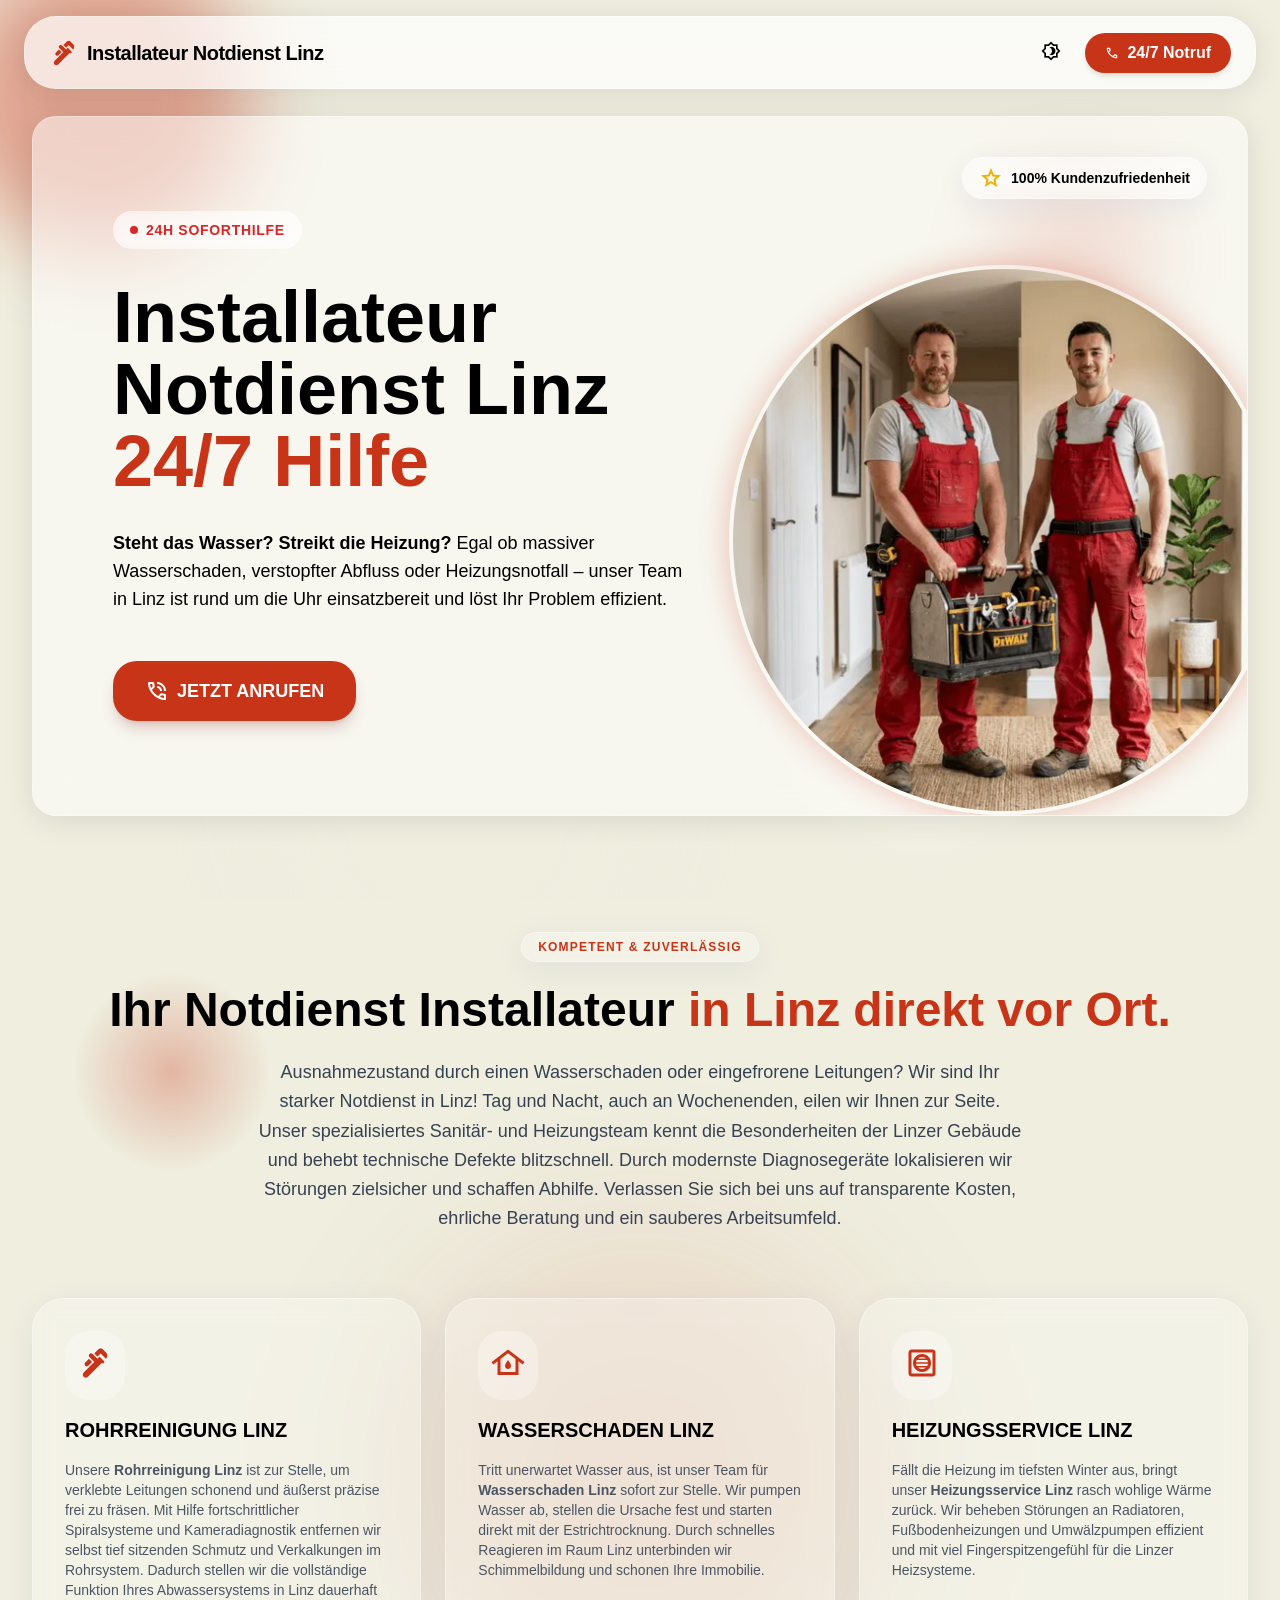
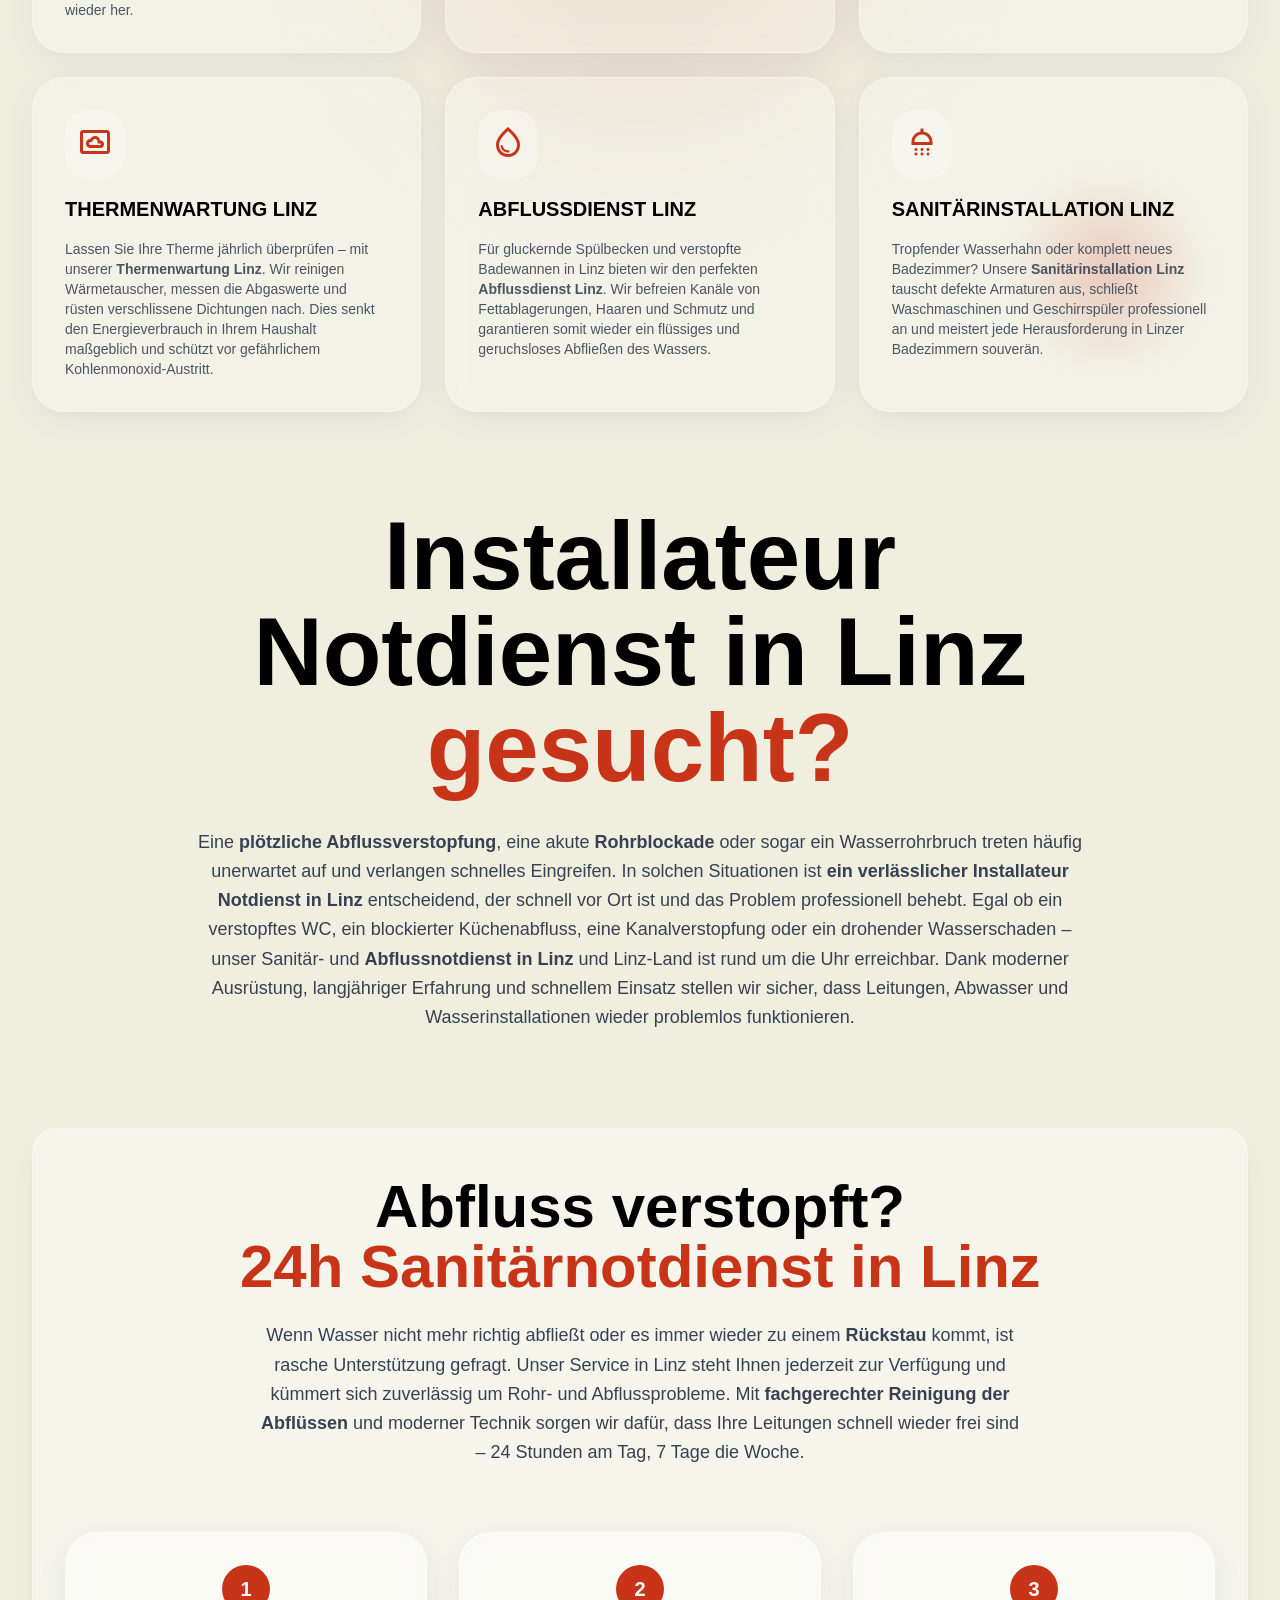
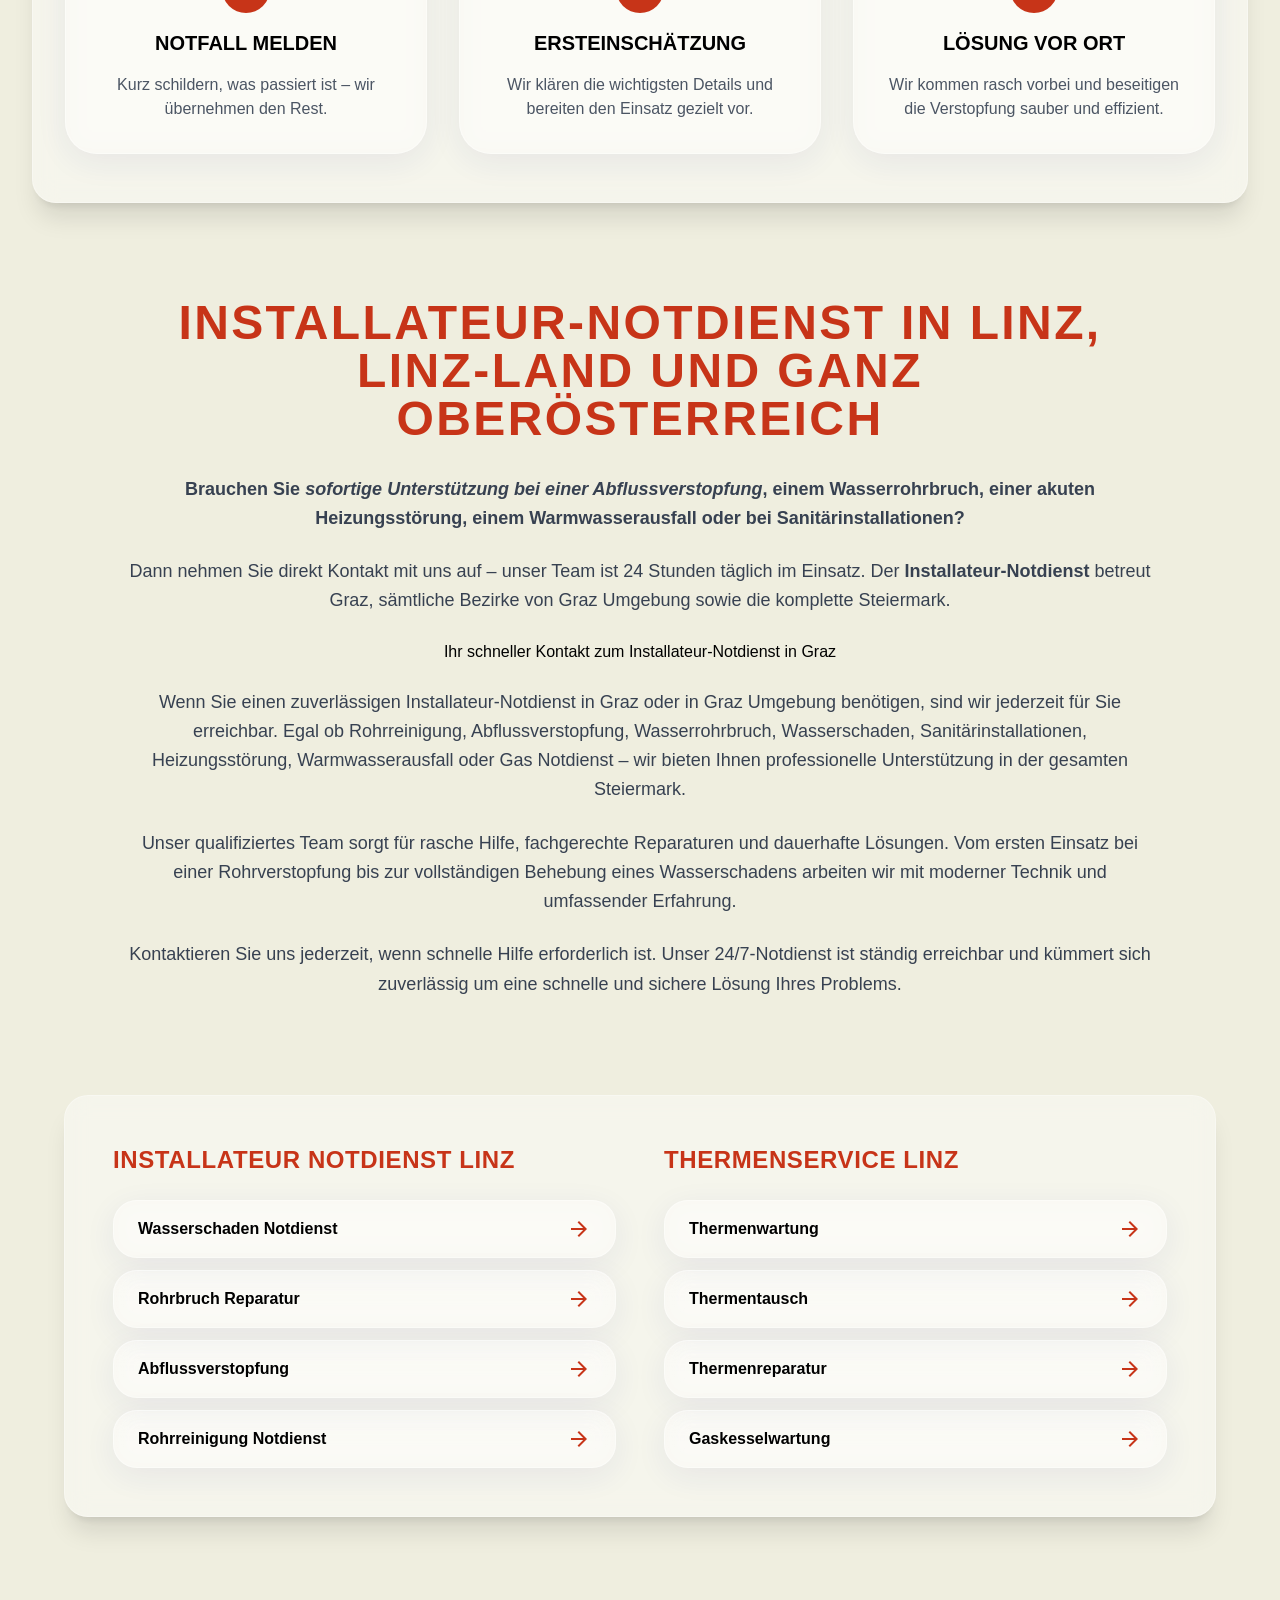
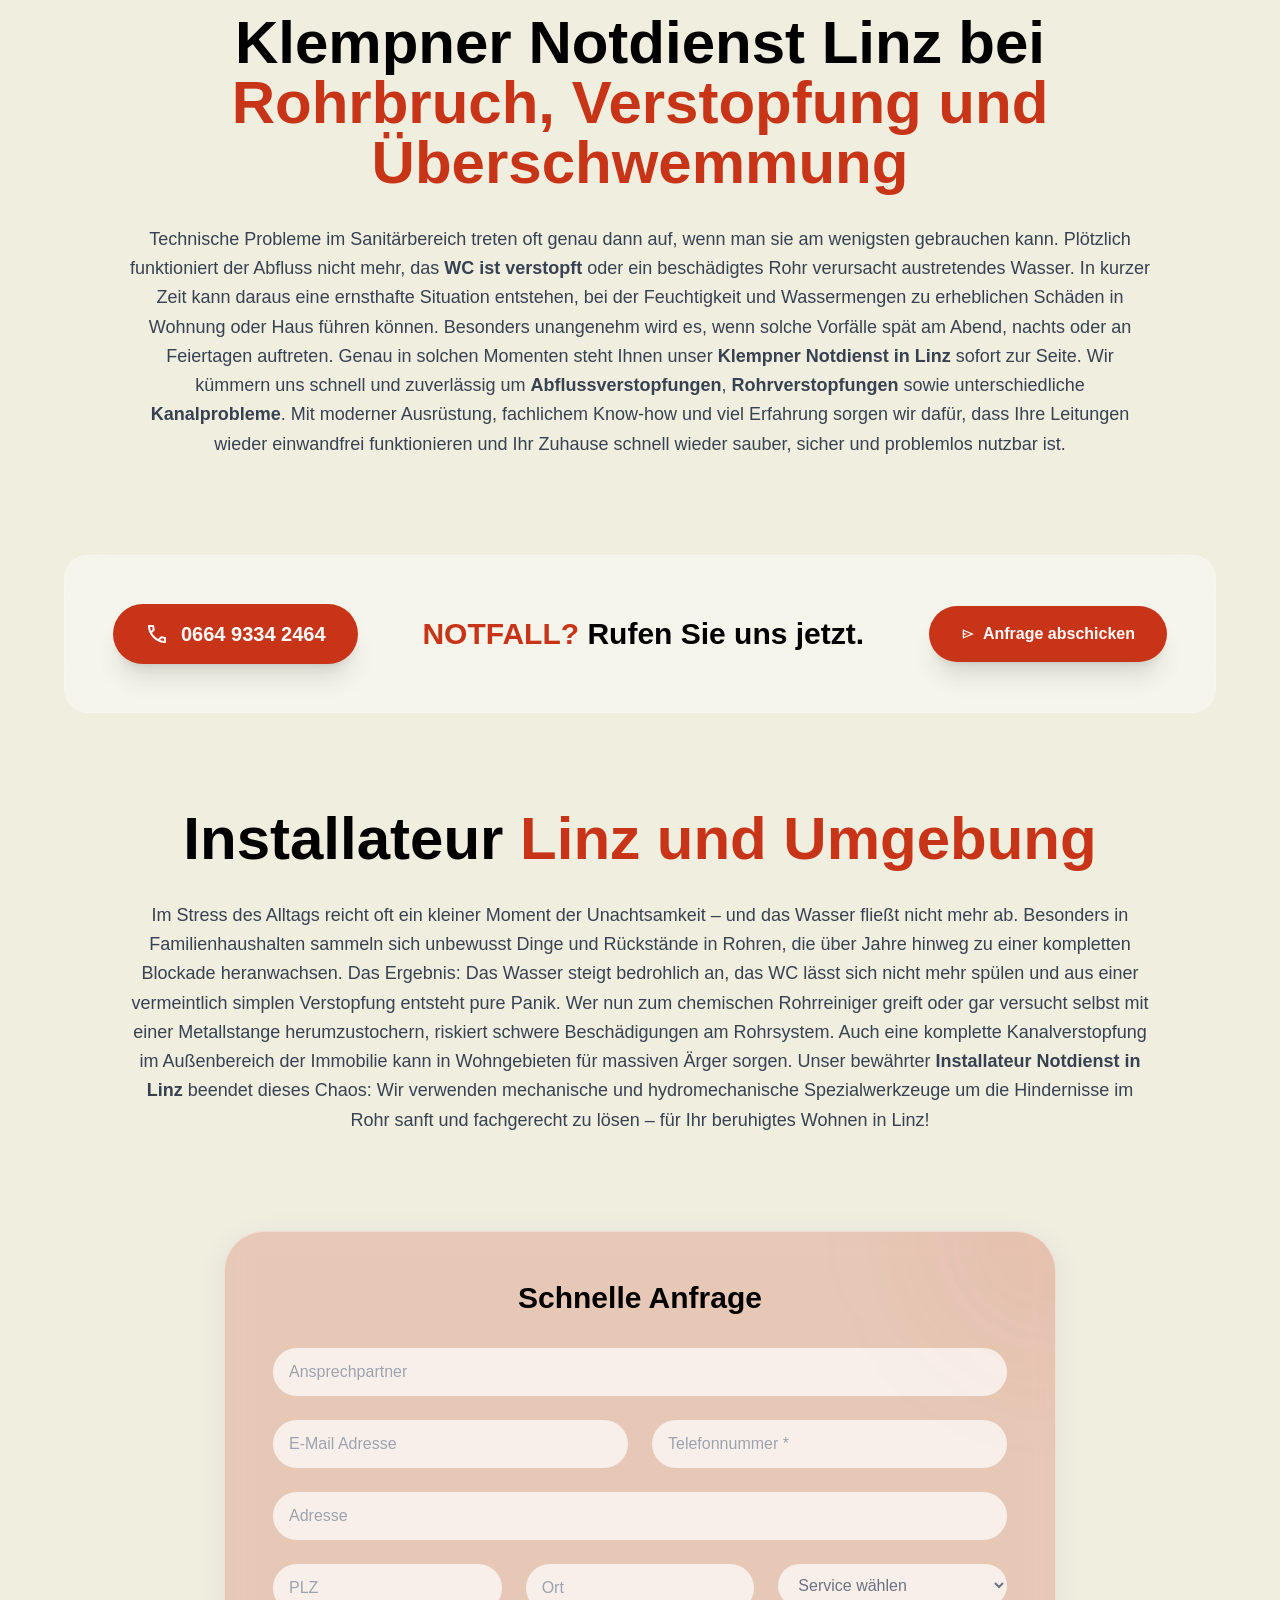
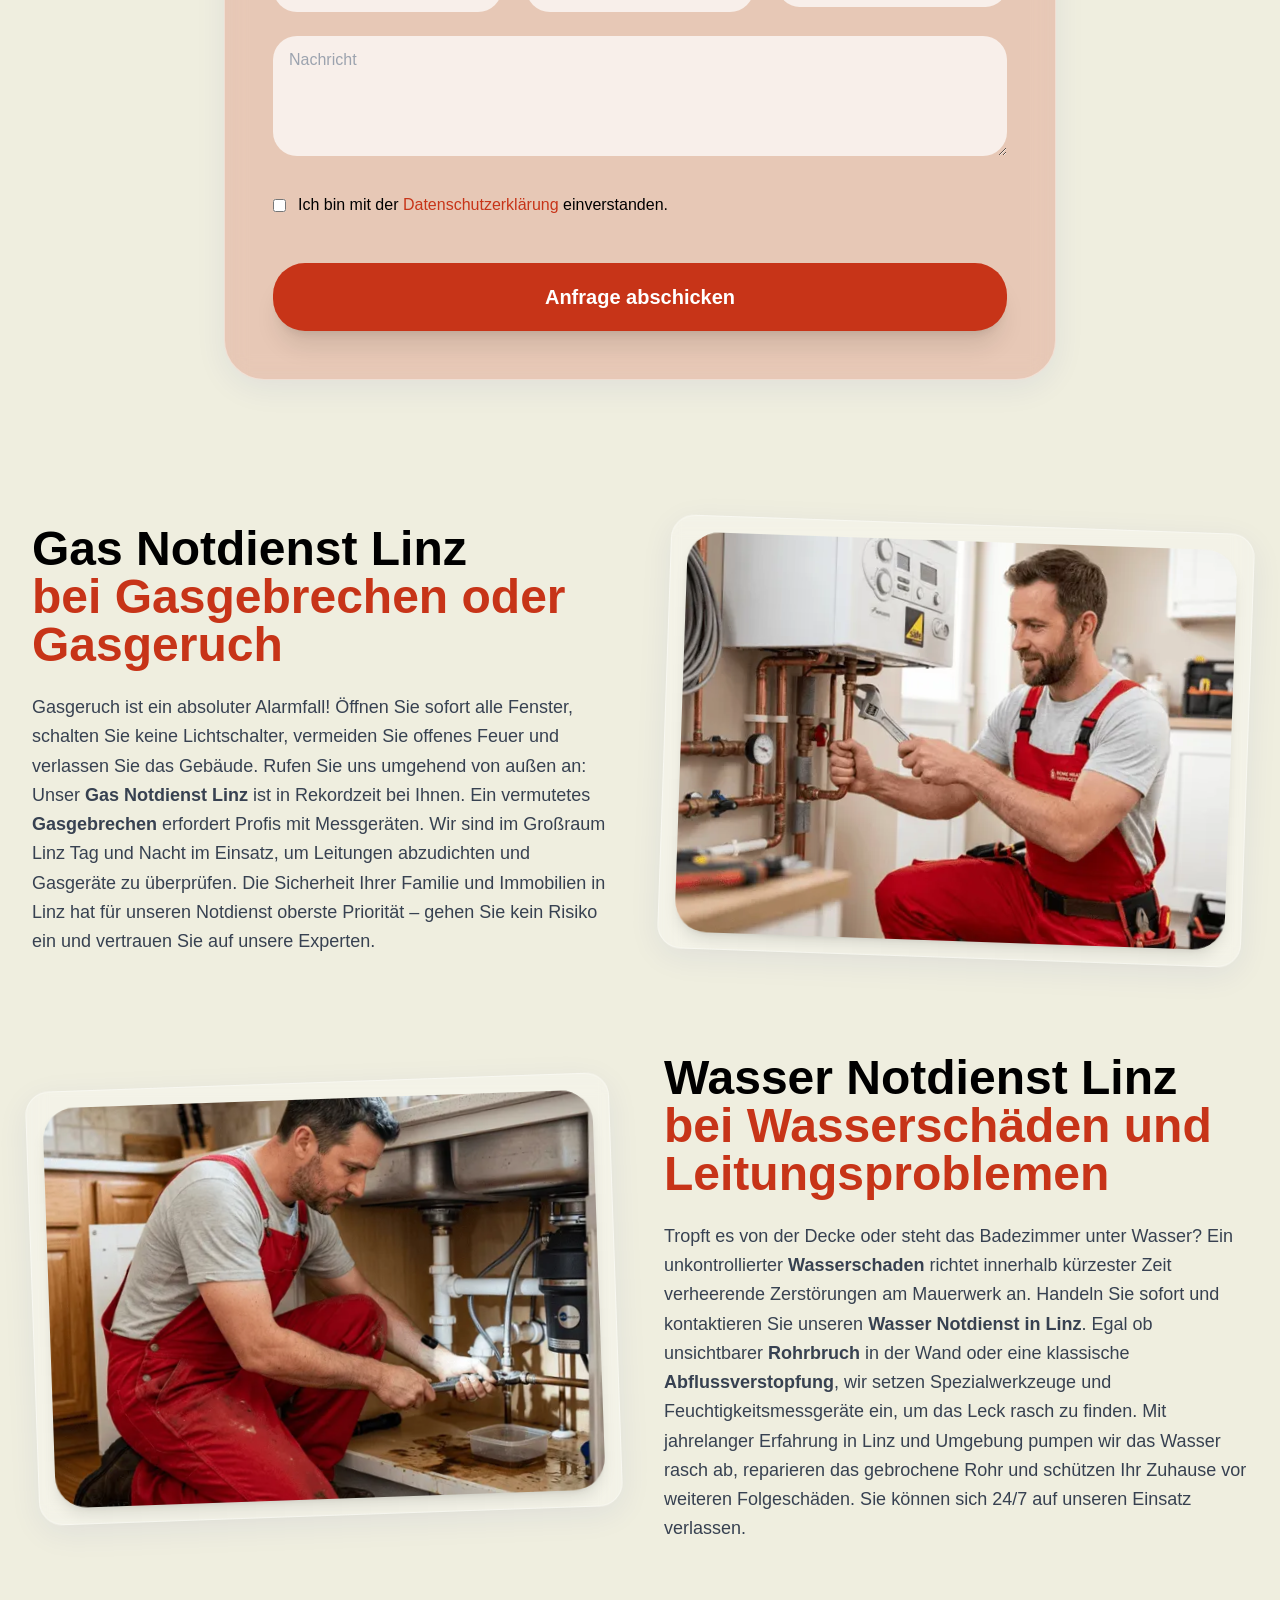
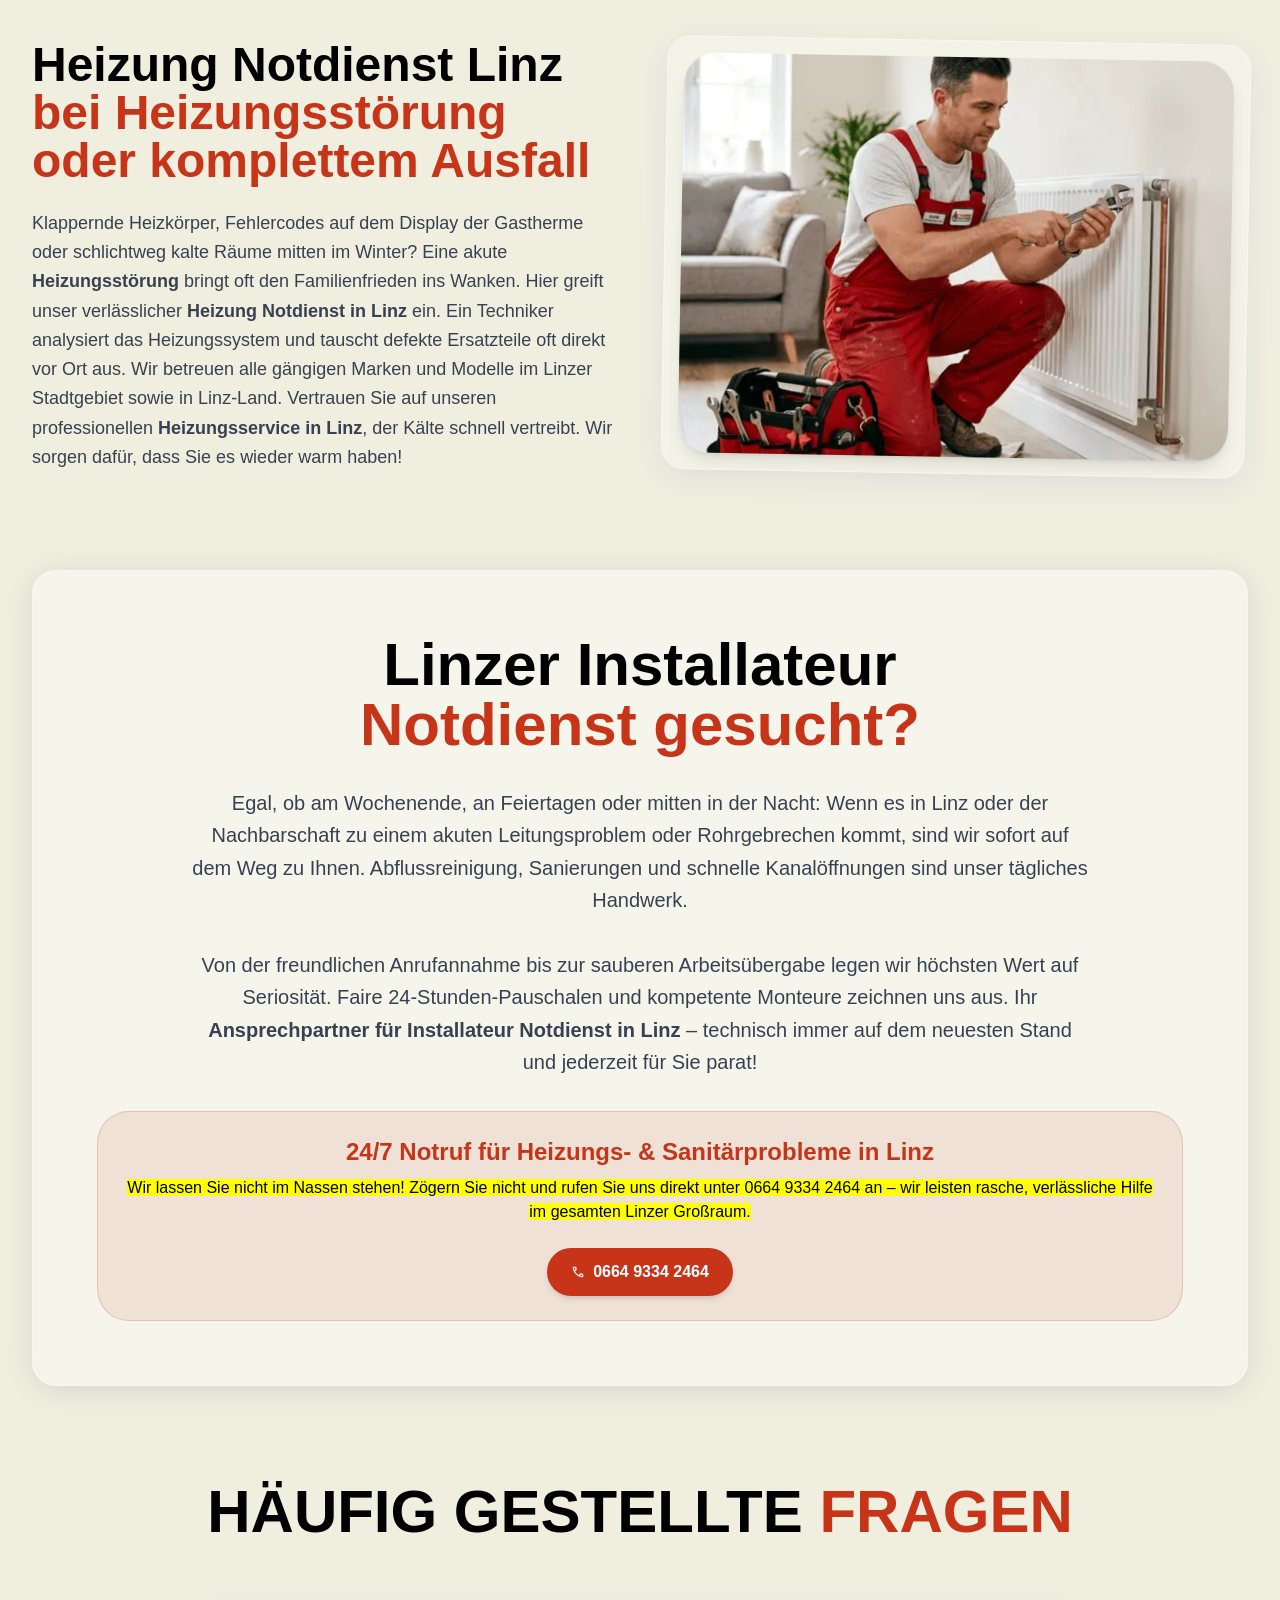
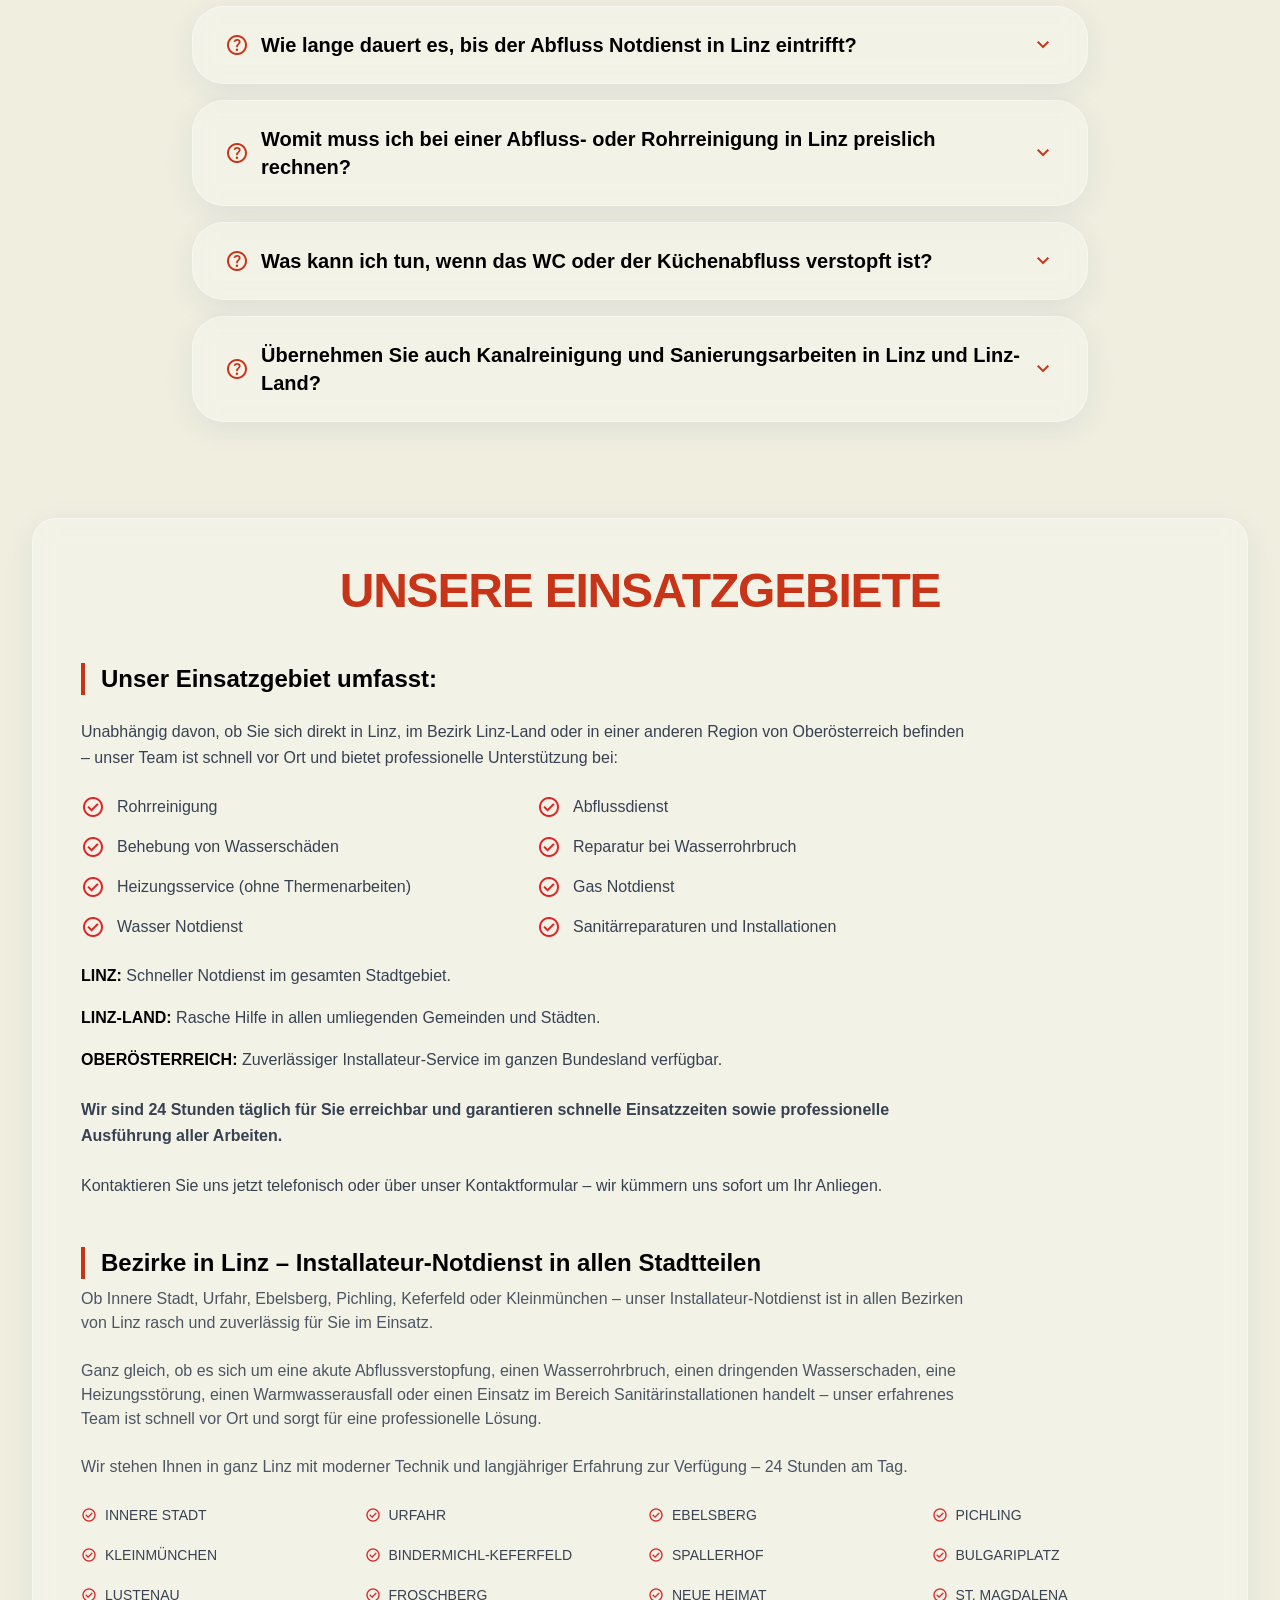
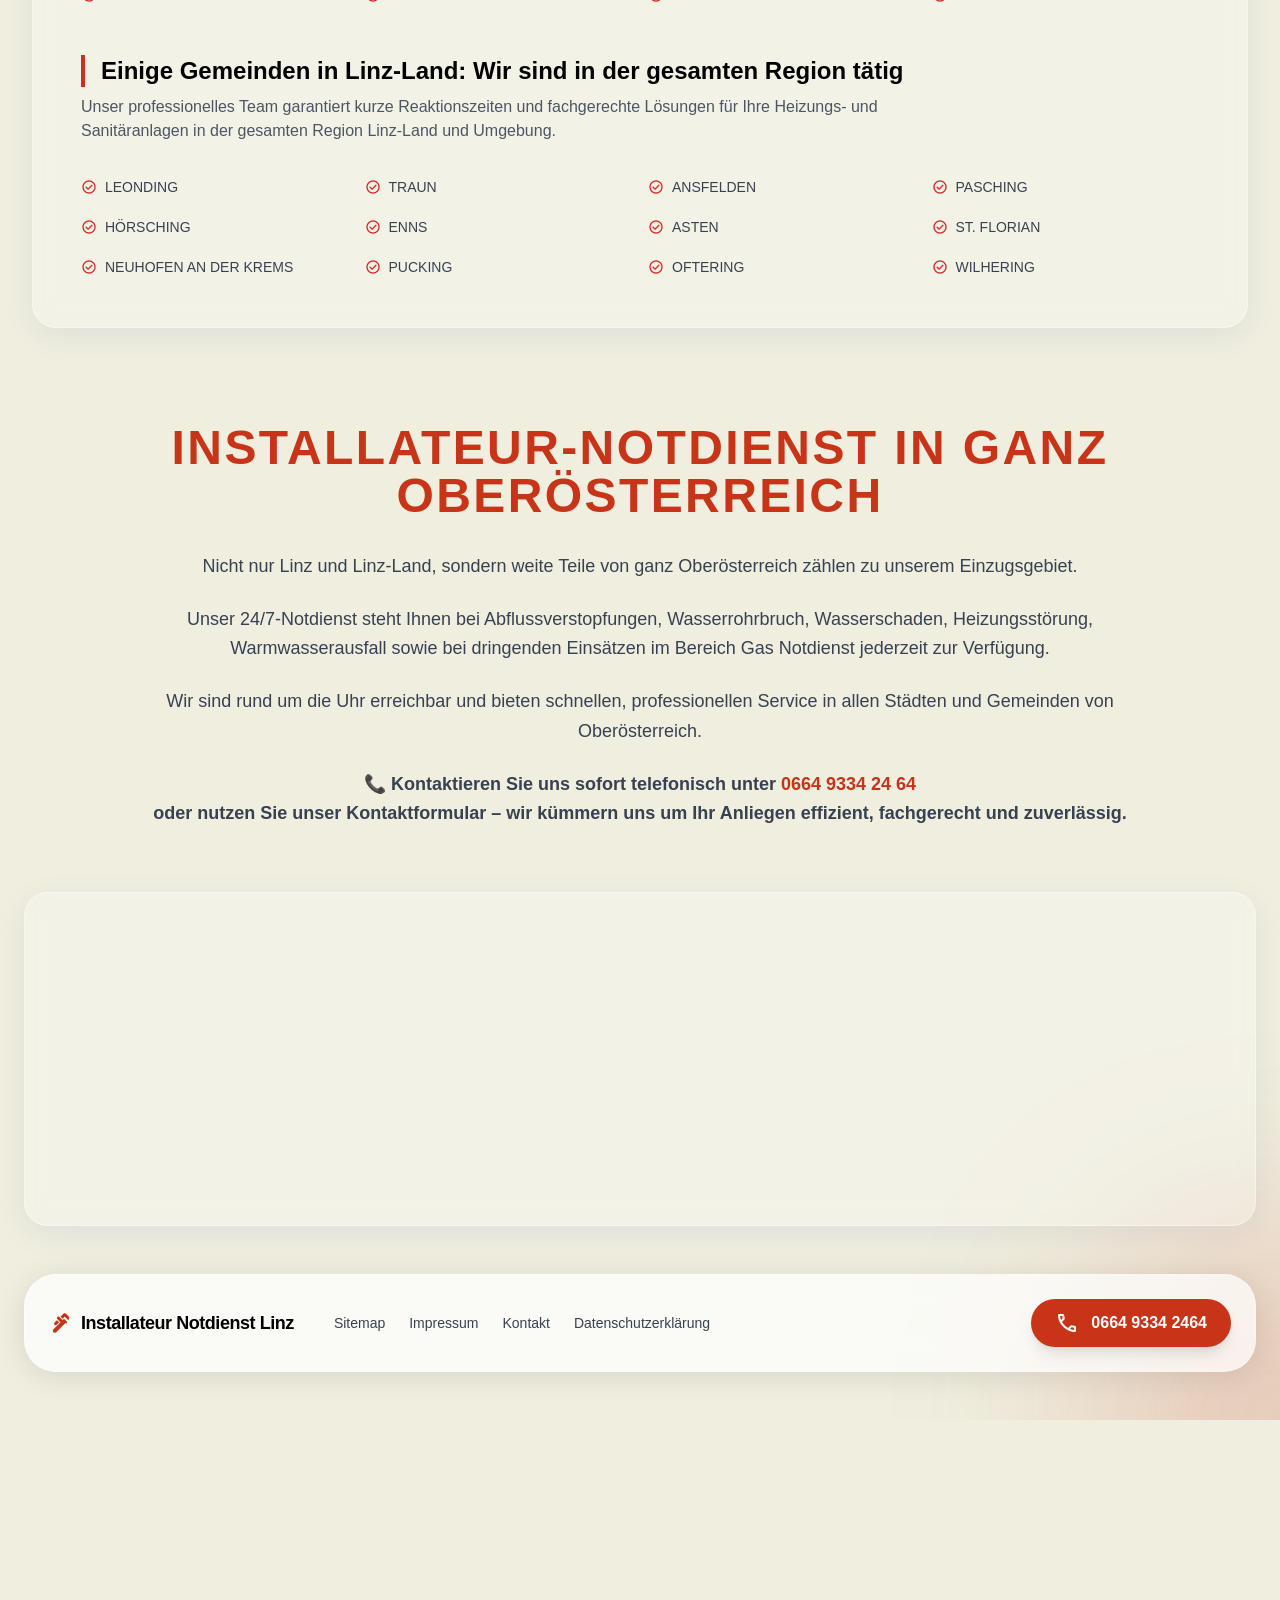
<file: index.html>
<!DOCTYPE html>

<html lang="de">

<head>
    <meta charset="utf-8" />
    <meta content="width=device-width, initial-scale=1.0" name="viewport" />
    <title>Installateur Notdienst Linz - 24h Sanitär & Heizung</title>
    <meta name="description"
        content="Ihr zuverlässiger Installateur Notdienst für Linz und Umgebung. Rasche Hilfe bei Wasserschaden, Rohrbruch und Heizungsausfall. 365 Tage im Jahr für Sie da!" />
    <link rel="icon" href="assets/favicon.png" type="image/png" />
    <link rel="apple-touch-icon" href="assets/installateur-notdienst-team.png" />
    <link rel="preload" href="/assets/fonts/material-symbols-outlined.woff2" as="font" type="font/woff2" crossorigin/>
    <link rel="preload" href="/assets/styles2.css" as="style" onload="this.onload=null;this.rel='stylesheet'">
    <noscript><link rel="stylesheet" href="/assets/styles2.css"></noscript>
</head>

<body
    class="bg-background-light dark:bg-background-dark font-body min-h-screen overflow-x-hidden transition-colors duration-300 relative">
    <div class="fixed inset-0 pointer-events-none overflow-hidden">
        <div class="floating-shape shape-1"></div>
        <div class="floating-shape shape-2"></div>
        <div class="floating-shape shape-3"></div>
        <div class="floating-shape shape-4"></div>
    </div>
    <nav class="fixed w-full z-50 top-0 left-0 px-4 sm:px-6 py-4">
        <div
            class="max-w-7xl mx-auto glass-panel bg-glass-light/70 dark:bg-glass-dark/70 rounded-2xl flex flex-col sm:flex-row justify-between items-center px-4 sm:px-6 py-3 gap-3 sm:gap-0">
            <div class="flex justify-between items-center w-full sm:w-auto">
                <a href="/" class="flex items-center gap-2">
                    <span class="material-symbols-outlined text-primary text-3xl">plumbing</span>
                    <span class="text-lg sm:text-xl font-bold text-black dark:text-white tracking-tight">Installateur
                        Notdienst Linz</span>
                </a>
                <button
                    class="sm:hidden p-2 rounded-full hover:bg-white/20 dark:hover:bg-black/20 text-black dark:text-white transition"
                    onclick="document.getElementById('theme-toggle').click()">
                    <span class="material-symbols-outlined text-xl">brightness_4</span>
                </button>
            </div>
            <div class="flex items-center gap-4 w-full sm:w-auto">
                <button
                    class="hidden sm:block p-2 rounded-full hover:bg-white/20 dark:hover:bg-black/20 text-black dark:text-white transition"
                    id="theme-toggle">
                    <span class="material-symbols-outlined text-xl">brightness_4</span>
                </button>
                <a class="flex justify-center w-full sm:w-auto items-center gap-2 px-5 py-2 bg-primary text-white rounded-xl font-bold shadow-md transition-all hover:bg-red-900"
                    href="tel:066493342464">
                    <span class="material-symbols-outlined text-sm">call</span>
                    24/7 Notruf
                </a>
            </div>
        </div>
    </nav>
    <main class="relative z-10 pt-36 sm:pt-24 pb-12 px-4 sm:px-6 lg:px-8 space-y-24">
        <section class="flex items-center justify-center min-h-[calc(100vh-10rem)]">
            <div
                class="w-full max-w-7xl glass-panel bg-glass-light/50 dark:bg-glass-dark/50 rounded-3xl p-6 sm:p-10 lg:p-20 flex flex-col items-center text-center gap-8 lg:gap-12 shadow-2xl relative overflow-hidden lg:flex-row lg:text-left items-stretch lg:min-h-[700px]">
                <!-- Badge -->
                <div
                    class="lg:absolute lg:top-10 lg:right-10 z-30 order-first lg:order-none self-center lg:self-auto w-full lg:w-auto flex justify-center lg:block mb-4 lg:mb-0">
                    <div
                        class="glass-card px-4 py-2 rounded-xl border border-white/40 flex items-center gap-2 bg-white/40 dark:bg-black/40 backdrop-blur-md shadow-sm">
                        <span class="material-symbols-outlined text-yellow-500">star</span>
                        <span class="text-sm font-bold text-black dark:text-white">100% Kundenzufriedenheit</span>
                    </div>
                </div>
                <!-- Text Content -->
                <div
                    class="w-full max-w-2xl space-y-6 lg:space-y-8 flex flex-col justify-center items-center lg:items-start lg:text-left relative z-10 flex-1">
                    <div
                        class="inline-flex items-center gap-2 px-4 py-2 rounded-full bg-white/40 dark:bg-white/10 backdrop-blur-sm border border-white/20">
                        <span class="w-2 h-2 rounded-full bg-red-600 animate-pulse"></span>
                        <span
                            class="text-xs sm:text-sm font-semibold text-red-600 dark:text-red-400 uppercase tracking-wider">24h
                            Soforthilfe</span>
                    </div>
                    <h1
                        class="text-4xl sm:text-5xl md:text-6xl lg:text-7xl font-bold text-black dark:text-white leading-tight">
                        Installateur Notdienst Linz<br />
                        <span class="text-primary dark:text-red-400">24/7 Hilfe</span>
                    </h1>
                    <p class="text-base sm:text-lg text-black dark:text-gray-300 leading-relaxed max-w-xl">
                        <strong>Steht das Wasser? Streikt die Heizung?</strong> Egal ob massiver Wasserschaden,
                        verstopfter Abfluss oder Heizungsnotfall – unser Team in Linz ist rund um die Uhr einsatzbereit
                        und löst Ihr Problem effizient.
                    </p>
                    <div class="flex flex-col sm:flex-row gap-4 pt-2 lg:pt-4 w-full justify-center lg:justify-start">
                        <a class="px-6 sm:px-8 py-4 bg-primary text-white rounded-xl font-bold shadow-lg shadow-red-900/20 hover:shadow-red-900/40 transform hover:-translate-y-1 transition-all flex justify-center items-center gap-2 text-base sm:text-lg w-full sm:w-auto hover:bg-red-900"
                            href="tel:066493342464">
                            <span class="material-symbols-outlined">phone_in_talk</span>
                            JETZT ANRUFEN
                        </a>
                    </div>
                </div>
                <!-- Image -->
                <div
                    class="w-full lg:w-auto relative lg:absolute lg:bottom-0 lg:right-0 lg:-mr-8 z-20 pointer-events-none flex justify-center lg:inline-block mt-4 lg:mt-0 order-last">
                    <picture>
                        <source
                            type="image/webp"
                            srcset="
                            assets/installateurs_hero-550.webp 550w,
                            assets/installateurs_hero.webp 1100w
                            "
                            sizes="(max-width: 640px) 96px, (max-width: 1024px) 384px, 550px"
                        />
                        <img
                            src="assets/installateurs_hero.png"
                            srcset="
                            assets/installateurs_hero-550.png 550w,
                            assets/installateurs_hero.png 1100w
                            "
                            sizes="(max-width: 640px) 96px, (max-width: 1024px) 384px, 550px"
                            alt="Professional Service Team"
                            class="w-72 h-72 sm:w-96 sm:h-96 lg:w-[550px] lg:h-[550px] object-cover rounded-full shadow-[0_0_30px_rgba(199,52,24,0.3)] border-4 border-white/20"
                            width="550"
                            height="550"
                            loading="eager"
                            decoding="async"
                        />
                    </picture>
                </div>
            </div>
        </section>
        <section class="max-w-7xl mx-auto w-full relative">
            <div class="absolute top-10 left-10 glow-spot"></div>
            <div class="absolute bottom-10 right-10 glow-spot"></div>
            <div
                class="absolute top-1/2 left-1/2 transform -translate-x-1/2 -translate-y-1/2 w-[500px] h-[500px] bg-primary/10 rounded-full blur-[80px] pointer-events-none z-0">
            </div>
            <div class="text-center mb-16 relative z-10">
                <div
                    class="inline-flex items-center justify-center px-4 py-1.5 mb-6 rounded-full glass-card text-xs font-bold tracking-widest uppercase text-primary dark:text-red-400 border-white/50">
                    Kompetent &amp; Zuverlässig
                </div>
                <h2 class="text-4xl md:text-5xl font-bold mb-6">
                    <span class="text-black dark:text-white">Ihr Notdienst Installateur</span> <span
                        class="text-primary">in
                        Linz direkt vor Ort.</span>
                </h2>
                <p class="text-lg text-gray-700 dark:text-gray-300 max-w-3xl mx-auto leading-relaxed">
                    Ausnahmezustand durch einen Wasserschaden oder eingefrorene Leitungen? Wir sind Ihr starker
                    Notdienst in Linz! Tag und Nacht, auch an Wochenenden, eilen wir Ihnen zur Seite. Unser
                    spezialisiertes Sanitär- und Heizungsteam kennt die Besonderheiten der Linzer Gebäude und behebt
                    technische Defekte blitzschnell. Durch modernste Diagnosegeräte lokalisieren wir Störungen
                    zielsicher und schaffen Abhilfe. Verlassen Sie sich bei uns auf transparente Kosten, ehrliche
                    Beratung und ein sauberes Arbeitsumfeld.
                </p>

            </div>
            <div class="grid grid-cols-1 md:grid-cols-2 lg:grid-cols-3 gap-6 relative z-10">
                <div
                    class="glass-card p-8 rounded-2xl flex flex-col items-start gap-4 hover:-translate-y-2 transition-transform duration-300 group">
                    <div
                        class="p-3 bg-white/30 dark:bg-white/10 rounded-xl group-hover:bg-primary/20 transition-colors">
                        <span class="material-symbols-outlined text-4xl text-primary">plumbing</span>
                    </div>
                    <h3 class="text-xl font-bold text-black dark:text-white">ROHRREINIGUNG LINZ</h3>
                    <p class="text-gray-600 dark:text-gray-300 text-sm">Unsere <strong>Rohrreinigung Linz</strong> ist
                        zur Stelle, um verklebte Leitungen schonend und äußerst präzise frei zu fräsen. Mit Hilfe
                        fortschrittlicher Spiralsysteme und Kameradiagnostik entfernen wir selbst tief sitzenden Schmutz
                        und Verkalkungen im Rohrsystem. Dadurch stellen wir die vollständige Funktion Ihres
                        Abwassersystems in Linz dauerhaft wieder her.</p>
                </div>
                <div
                    class="glass-card p-8 rounded-2xl flex flex-col items-start gap-4 hover:-translate-y-2 transition-transform duration-300 group">
                    <div
                        class="p-3 bg-white/30 dark:bg-white/10 rounded-xl group-hover:bg-primary/20 transition-colors">
                        <span class="material-symbols-outlined text-4xl text-primary">water_damage</span>
                    </div>
                    <h3 class="text-xl font-bold text-black dark:text-white">WASSERSCHADEN LINZ</h3>
                    <p class="text-gray-600 dark:text-gray-300 text-sm">Tritt unerwartet Wasser aus, ist unser Team für
                        <strong>Wasserschaden Linz</strong> sofort zur Stelle. Wir pumpen Wasser ab, stellen die Ursache
                        fest und starten direkt mit der Estrichtrocknung. Durch schnelles Reagieren im Raum Linz
                        unterbinden wir Schimmelbildung und schonen Ihre Immobilie.
                    </p>
                </div>
                <div
                    class="glass-card p-8 rounded-2xl flex flex-col items-start gap-4 hover:-translate-y-2 transition-transform duration-300 group">
                    <div
                        class="p-3 bg-white/30 dark:bg-white/10 rounded-xl group-hover:bg-primary/20 transition-colors">
                        <span class="material-symbols-outlined text-4xl text-primary">hvac</span>
                    </div>
                    <h3 class="text-xl font-bold text-black dark:text-white">HEIZUNGSSERVICE LINZ</h3>
                    <p class="text-gray-600 dark:text-gray-300 text-sm">Fällt die Heizung im tiefsten Winter aus, bringt
                        unser <strong>Heizungsservice Linz</strong> rasch wohlige Wärme zurück. Wir beheben Störungen an
                        Radiatoren, Fußbodenheizungen und Umwälzpumpen effizient und mit viel Fingerspitzengefühl für
                        die Linzer Heizsysteme.</p>
                </div>
                <div
                    class="glass-card p-8 rounded-2xl flex flex-col items-start gap-4 hover:-translate-y-2 transition-transform duration-300 group">
                    <div
                        class="p-3 bg-white/30 dark:bg-white/10 rounded-xl group-hover:bg-primary/20 transition-colors">
                        <span class="material-symbols-outlined text-4xl text-primary">settings_system_daydream</span>
                    </div>
                    <h3 class="text-xl font-bold text-black dark:text-white">THERMENWARTUNG LINZ</h3>
                    <p class="text-gray-600 dark:text-gray-300 text-sm">Lassen Sie Ihre Therme jährlich überprüfen – mit
                        unserer <strong>Thermenwartung Linz</strong>. Wir reinigen Wärmetauscher, messen die Abgaswerte
                        und rüsten verschlissene Dichtungen nach. Dies senkt den Energieverbrauch in Ihrem Haushalt
                        maßgeblich und schützt vor gefährlichem Kohlenmonoxid-Austritt.</p>
                </div>
                <div
                    class="glass-card p-8 rounded-2xl flex flex-col items-start gap-4 hover:-translate-y-2 transition-transform duration-300 group">
                    <div
                        class="p-3 bg-white/30 dark:bg-white/10 rounded-xl group-hover:bg-primary/20 transition-colors">
                        <span class="material-symbols-outlined text-4xl text-primary">water_drop</span>
                    </div>
                    <h3 class="text-xl font-bold text-black dark:text-white">ABFLUSSDIENST LINZ</h3>
                    <p class="text-gray-600 dark:text-gray-300 text-sm">Für gluckernde Spülbecken und verstopfte
                        Badewannen in Linz bieten wir den perfekten <strong>Abflussdienst Linz</strong>. Wir befreien
                        Kanäle von Fettablagerungen, Haaren und Schmutz und garantieren somit wieder ein flüssiges und
                        geruchsloses Abfließen des Wassers.</p>
                </div>
                <div
                    class="glass-card p-8 rounded-2xl flex flex-col items-start gap-4 hover:-translate-y-2 transition-transform duration-300 group">
                    <div
                        class="p-3 bg-white/30 dark:bg-white/10 rounded-xl group-hover:bg-primary/20 transition-colors">
                        <span class="material-symbols-outlined text-4xl text-primary">shower</span>
                    </div>
                    <h3 class="text-xl font-bold text-black dark:text-white">SANITÄRINSTALLATION LINZ</h3>
                    <p class="text-gray-600 dark:text-gray-300 text-sm">Tropfender Wasserhahn oder komplett neues
                        Badezimmer? Unsere <strong>Sanitärinstallation Linz</strong> tauscht defekte Armaturen aus,
                        schließt Waschmaschinen und Geschirrspüler professionell an und meistert jede Herausforderung in
                        Linzer Badezimmern souverän.</p>
                </div>
            </div>
        </section>
        <section class="max-w-7xl mx-auto w-full mb-12 px-4 sm:px-6 lg:px-8 relative z-10">
            <div class="space-y-6 text-center max-w-4xl mx-auto">
                <h2 class="text-6xl md:text-8xl font-bold text-primary mb-8"><span
                        class="text-black dark:text-white">Installateur Notdienst in Linz</span> <span
                        class="text-primary">
                        gesucht?</span></h2>
                <p class="text-lg text-gray-700 dark:text-gray-300 leading-relaxed">
                    Eine <b>plötzliche Abflussverstopfung</b>, eine akute <strong>Rohrblockade</strong> oder sogar ein
                    Wasserrohrbruch treten häufig unerwartet auf und verlangen schnelles Eingreifen. In solchen
                    Situationen ist <strong>ein verlässlicher Installateur Notdienst in Linz</strong> entscheidend, der
                    schnell vor Ort ist und das Problem professionell behebt. Egal ob ein verstopftes WC, ein
                    blockierter Küchenabfluss, eine Kanalverstopfung oder ein drohender Wasserschaden – unser Sanitär-
                    und <strong>Abflussnotdienst in Linz</strong> und Linz-Land ist rund um die Uhr erreichbar. Dank
                    moderner Ausrüstung, langjähriger Erfahrung und schnellem Einsatz stellen wir sicher, dass
                    Leitungen, Abwasser und Wasserinstallationen wieder problemlos funktionieren.
                </p>
            </div>
        </section>
        <section
            class="max-w-7xl mx-auto w-full px-4 sm:px-6 lg:px-8 relative z-10 bg-white/40 backdrop-blur-md border border-white/30 rounded-3xl p-8 md:p-12 shadow-xl my-24">
            <div class="text-center mb-16">
                <h2 class="text-4xl md:text-6xl font-bold mb-6">
                    <span class="text-black dark:text-white">Abfluss verstopft?</span> <br /> <span
                        class="text-primary">24h
                        Sanitärnotdienst in Linz</span>
                </h2>
                <p class="text-lg text-gray-700 dark:text-gray-300 max-w-3xl mx-auto leading-relaxed">
                    Wenn Wasser nicht mehr richtig abfließt oder es immer wieder zu einem <b>Rückstau</b> kommt, ist
                    rasche Unterstützung gefragt. Unser Service in Linz steht Ihnen jederzeit zur Verfügung und kümmert
                    sich zuverlässig um Rohr- und Abflussprobleme. Mit <strong>fachgerechter Reinigung der
                        Abflüssen</strong> und moderner Technik sorgen wir dafür, dass Ihre Leitungen schnell wieder
                    frei sind – 24 Stunden am Tag, 7 Tage die Woche.
                </p>
            </div>
            <div class="grid grid-cols-1 md:grid-cols-3 gap-8">
                <div
                    class="glass-card bg-primary/10 border-primary/20 p-8 rounded-2xl flex flex-col items-center text-center gap-4 hover:-translate-y-2 transition-transform duration-300">
                    <div
                        class="w-12 h-12 bg-primary text-white rounded-full flex items-center justify-center font-bold text-xl">
                        1</div>
                    <h3 class="text-xl font-bold text-black dark:text-white">NOTFALL MELDEN</h3>
                    <p class="text-gray-600 dark:text-gray-300">Kurz schildern, was passiert ist – wir übernehmen den
                        Rest.</p>
                </div>
                <div
                    class="glass-card bg-primary/10 border-primary/20 p-8 rounded-2xl flex flex-col items-center text-center gap-4 hover:-translate-y-2 transition-transform duration-300">
                    <div
                        class="w-12 h-12 bg-primary text-white rounded-full flex items-center justify-center font-bold text-xl">
                        2</div>
                    <h3 class="text-xl font-bold text-black dark:text-white">ERSTEINSCHÄTZUNG</h3>
                    <p class="text-gray-600 dark:text-gray-300">Wir klären die wichtigsten Details und bereiten den
                        Einsatz gezielt vor.</p>
                </div>
                <div
                    class="glass-card bg-primary/10 border-primary/20 p-8 rounded-2xl flex flex-col items-center text-center gap-4 hover:-translate-y-2 transition-transform duration-300">
                    <div
                        class="w-12 h-12 bg-primary text-white rounded-full flex items-center justify-center font-bold text-xl">
                        3</div>
                    <h3 class="text-xl font-bold text-black dark:text-white">LÖSUNG VOR ORT</h3>
                    <p class="text-gray-600 dark:text-gray-300">Wir kommen rasch vorbei und beseitigen die Verstopfung
                        sauber und effizient.</p>
                </div>
            </div>
        </section>

        <section class="max-w-7xl mx-auto w-full mt-24 px-4 sm:px-6 lg:px-8 relative z-10">
            <div class="space-y-8 text-center max-w-5xl mx-auto">
                <h2 class="text-3xl md:text-5xl font-bold leading-tight">
                    <span class="text-primary uppercase tracking-wider">INSTALLATEUR-NOTDIENST IN LINZ, LINZ-LAND
                        UND GANZ OBERÖSTERREICH</span>
                </h2>
                <div class="space-y-6 mt-8">
                    <p class="text-lg text-gray-700 dark:text-gray-300 leading-relaxed font-semibold">
                        Brauchen Sie <em>sofortige Unterstützung bei einer Abflussverstopfung</em>, einem
                        Wasserrohrbruch, einer akuten Heizungsstörung, einem Warmwasserausfall oder bei
                        <b>Sanitärinstallationen</b>?
                    </p>
                    <p class="text-lg text-gray-700 dark:text-gray-300 leading-relaxed">
                        Dann nehmen Sie direkt Kontakt mit uns auf – unser Team ist 24 Stunden täglich im Einsatz. Der
                        <strong>Installateur-Notdienst</strong> betreut Graz, sämtliche Bezirke von Graz Umgebung sowie
                        die komplette Steiermark.
                    </p>
                    <p class="text-lg text-gray-700 dark:text-gray-300 leading-relaxed font-medium">
                    <h3>Ihr schneller Kontakt zum Installateur-Notdienst in Graz</h3>
                    </p>
                    <p class="text-lg text-gray-700 dark:text-gray-300 leading-relaxed">
                        Wenn Sie einen zuverlässigen Installateur-Notdienst in Graz oder in Graz Umgebung benötigen,
                        sind wir jederzeit für Sie erreichbar. Egal ob Rohrreinigung, Abflussverstopfung,
                        Wasserrohrbruch, Wasserschaden, Sanitärinstallationen, Heizungsstörung, Warmwasserausfall oder
                        Gas Notdienst – wir bieten Ihnen professionelle Unterstützung in der gesamten Steiermark.
                    </p>
                    <p class="text-lg text-gray-700 dark:text-gray-300 leading-relaxed">
                        Unser qualifiziertes Team sorgt für rasche Hilfe, fachgerechte Reparaturen und dauerhafte
                        Lösungen. Vom ersten Einsatz bei einer Rohrverstopfung bis zur vollständigen Behebung eines
                        Wasserschadens arbeiten wir mit moderner Technik und umfassender Erfahrung.
                    </p>
                    <p class="text-lg text-gray-700 dark:text-gray-300 leading-relaxed">
                        Kontaktieren Sie uns jederzeit, wenn schnelle Hilfe erforderlich ist. Unser 24/7-Notdienst ist
                        ständig erreichbar und kümmert sich zuverlässig um eine schnelle und sichere Lösung Ihres
                        Problems.
                    </p>
                </div>
            </div>
        </section>

        <section class="max-w-7xl mx-auto w-full mt-24 px-4 sm:px-6 lg:px-8 relative z-10">
            <div class="bg-white/40 backdrop-blur-md border border-white/30 rounded-3xl p-8 md:p-12 shadow-xl">
                <div class="grid grid-cols-1 md:grid-cols-2 gap-12">
                    <!-- Left Column: Installateur Notdienst -->
                    <div class="space-y-6">
                        <h2 class="text-2xl font-bold text-primary tracking-wide">INSTALLATEUR NOTDIENST LINZ</h2>
                        <div class="flex flex-col gap-3">
                            <a class="glass-card px-6 py-4 rounded-xl flex justify-between items-center group hover:bg-white/40 transition-all border-white/30"
                                href="#">
                                <span class="font-semibold text-black dark:text-white">Wasserschaden Notdienst</span>
                                <span
                                    class="material-symbols-outlined text-primary group-hover:translate-x-1 transition-transform">arrow_forward</span>
                            </a>
                            <a class="glass-card px-6 py-4 rounded-xl flex justify-between items-center group hover:bg-white/40 transition-all border-white/30"
                                href="#">
                                <span class="font-semibold text-black dark:text-white">Rohrbruch Reparatur</span>
                                <span
                                    class="material-symbols-outlined text-primary group-hover:translate-x-1 transition-transform">arrow_forward</span>
                            </a>
                            <a class="glass-card px-6 py-4 rounded-xl flex justify-between items-center group hover:bg-white/40 transition-all border-white/30"
                                href="#">
                                <span class="font-semibold text-black dark:text-white">Abflussverstopfung</span>
                                <span
                                    class="material-symbols-outlined text-primary group-hover:translate-x-1 transition-transform">arrow_forward</span>
                            </a>
                            <a class="glass-card px-6 py-4 rounded-xl flex justify-between items-center group hover:bg-white/40 transition-all border-white/30"
                                href="#">
                                <span class="font-semibold text-black dark:text-white">Rohrreinigung Notdienst</span>
                                <span
                                    class="material-symbols-outlined text-primary group-hover:translate-x-1 transition-transform">arrow_forward</span>
                            </a>
                        </div>
                    </div>
                    <!-- Right Column: Thermenservice -->
                    <div class="space-y-6">
                        <h2 class="text-2xl font-bold text-primary tracking-wide">THERMENSERVICE LINZ</h2>
                        <div class="flex flex-col gap-3">
                            <a class="glass-card px-6 py-4 rounded-xl flex justify-between items-center group hover:bg-white/40 transition-all border-white/30"
                                href="/thermen-wartung-reparatur-tausch.html">
                                <span class="font-semibold text-black dark:text-white">Thermenwartung</span>
                                <span
                                    class="material-symbols-outlined text-primary group-hover:translate-x-1 transition-transform">arrow_forward</span>
                            </a>
                            <a class="glass-card px-6 py-4 rounded-xl flex justify-between items-center group hover:bg-white/40 transition-all border-white/30"
                                href="#">
                                <span class="font-semibold text-black dark:text-white">Thermentausch</span>
                                <span
                                    class="material-symbols-outlined text-primary group-hover:translate-x-1 transition-transform">arrow_forward</span>
                            </a>
                            <a class="glass-card px-6 py-4 rounded-xl flex justify-between items-center group hover:bg-white/40 transition-all border-white/30"
                                href="#">
                                <span class="font-semibold text-black dark:text-white">Thermenreparatur</span>
                                <span
                                    class="material-symbols-outlined text-primary group-hover:translate-x-1 transition-transform">arrow_forward</span>
                            </a>
                            <a class="glass-card px-6 py-4 rounded-xl flex justify-between items-center group hover:bg-white/40 transition-all border-white/30"
                                href="#">
                                <span class="font-semibold text-black dark:text-white">Gaskesselwartung</span>
                                <span
                                    class="material-symbols-outlined text-primary group-hover:translate-x-1 transition-transform">arrow_forward</span>
                            </a>
                        </div>
                    </div>
                </div>
            </div>
        </section>
        <section class="max-w-7xl mx-auto w-full mt-24 px-4 sm:px-6 lg:px-8 relative z-10">
            <div class="space-y-8 text-center max-w-5xl mx-auto">
                <h2 class="text-4xl md:text-6xl font-bold leading-tight">
                    <span class="text-black dark:text-white">Klempner Notdienst Linz bei</span>
                    <span class="text-primary">Rohrbruch, Verstopfung und Überschwemmung</span>
                </h2>

                <p class="text-lg text-gray-700 dark:text-gray-300 leading-relaxed">
                    Technische Probleme im Sanitärbereich treten oft genau dann auf, wenn man sie am wenigsten
                    gebrauchen kann.
                    Plötzlich funktioniert der Abfluss nicht mehr, das <strong>WC ist verstopft</strong> oder ein
                    beschädigtes
                    Rohr verursacht austretendes Wasser. In kurzer Zeit kann daraus eine ernsthafte Situation entstehen,
                    bei der Feuchtigkeit und Wassermengen zu erheblichen Schäden in Wohnung oder Haus führen können.
                    Besonders unangenehm wird es, wenn solche Vorfälle spät am Abend, nachts oder an Feiertagen
                    auftreten.
                    Genau in solchen Momenten steht Ihnen unser <strong>Klempner Notdienst in Linz</strong> sofort zur
                    Seite.
                    Wir kümmern uns schnell und zuverlässig um <strong>Abflussverstopfungen</strong>,
                    <strong>Rohrverstopfungen</strong> sowie unterschiedliche <strong>Kanalprobleme</strong>.
                    Mit moderner Ausrüstung, fachlichem Know-how und viel Erfahrung sorgen wir dafür,
                    dass Ihre Leitungen wieder einwandfrei funktionieren und Ihr Zuhause schnell wieder
                    sauber, sicher und problemlos nutzbar ist.
                </p>
            </div>
        </section>
        <section class="max-w-7xl mx-auto w-full px-4 sm:px-6 lg:px-8 relative z-10 my-12">
            <div
                class="bg-white/40 backdrop-blur-xl border border-white/20 rounded-3xl p-8 md:p-12 flex flex-col md:flex-row items-center justify-between gap-8 text-center">
                <a class="flex items-center gap-3 px-8 py-4 bg-primary text-white rounded-full font-bold shadow-xl transition-all text-xl hover:bg-red-900"
                    href="tel:066493342464">
                    <span class="material-symbols-outlined">call</span>0664 9334 2464
                </a>
                <div class="flex-1">
                    <h3 class="text-2xl md:text-3xl font-bold">
                        <span class="text-primary">NOTFALL?</span> <span class="text-black">Rufen Sie uns jetzt.</span>
                    </h3>
                </div>
                <a class="flex items-center gap-2 px-8 py-4 bg-primary text-white rounded-full font-bold shadow-xl transition-all hover:bg-red-900"
                    href="#">
                    <span class="material-symbols-outlined text-sm">send</span>
                    Anfrage abschicken
                </a>
            </div>
        </section>
        <section class="max-w-7xl mx-auto w-full mt-24 mb-12 px-4 sm:px-6 lg:px-8 relative z-10">
            <div class="space-y-8 text-center max-w-5xl mx-auto">
                <h2 class="text-4xl md:text-6xl font-bold leading-tight">
                    <span class="text-black dark:text-white">Installateur</span>
                    <span class="text-primary">Linz und Umgebung</span>
                </h2>
                <p class="text-lg text-gray-700 dark:text-gray-300 leading-relaxed">
                    Im Stress des Alltags reicht oft ein kleiner Moment der Unachtsamkeit – und das Wasser fließt nicht
                    mehr ab. Besonders in Familienhaushalten sammeln sich unbewusst Dinge und Rückstände in Rohren, die
                    über Jahre hinweg zu einer kompletten Blockade heranwachsen. Das Ergebnis: Das Wasser steigt
                    bedrohlich an, das WC lässt sich nicht mehr spülen und aus einer vermeintlich simplen Verstopfung
                    entsteht pure Panik. Wer nun zum chemischen Rohrreiniger greift oder gar versucht selbst mit einer
                    Metallstange herumzustochern, riskiert schwere Beschädigungen am Rohrsystem. Auch eine komplette
                    Kanalverstopfung im Außenbereich der Immobilie kann in Wohngebieten für massiven Ärger sorgen. Unser
                    bewährter <b>Installateur Notdienst in Linz</b> beendet dieses Chaos: Wir verwenden mechanische und
                    hydromechanische Spezialwerkzeuge um die Hindernisse im Rohr sanft und fachgerecht zu lösen – für
                    Ihr beruhigtes Wohnen in Linz!
                </p>
            </div>
        </section>
        <section class="max-w-4xl mx-auto w-full px-4 sm:px-6 lg:px-8 relative z-10 my-24">
            <div
                class="glass-card bg-primary/20 backdrop-blur-2xl border border-primary/30 p-8 md:p-12 rounded-[2.5rem] shadow-2xl relative overflow-hidden">
                <div
                    class="absolute top-0 right-0 w-64 h-64 bg-primary/5 rounded-full blur-3xl -translate-y-1/2 translate-x-1/2">
                </div>
                <h2 class="text-3xl font-bold text-black dark:text-white mb-8 text-center">Schnelle Anfrage</h2>
                <form action="https://contact.visiopartners.at/?endpoint=installateur-notdienst-linz.at"
                    data-recaptcha="6Lc7A4EsAAAAAO8YYMJ741jolgc6ZeX_NPO56Phr" method="POST"
                    class="grid grid-cols-1 md:grid-cols-2 gap-6">
                    <div class="md:col-span-2">
                        <input name="name"
                            class="w-full bg-white/70 dark:bg-black/40 border-white/30 dark:border-white/10 rounded-xl px-4 py-3 focus:ring-primary focus:border-primary transition-all"
                            placeholder="Ansprechpartner" type="text" />
                    </div>
                    <div>
                        <input name="mail"
                            class="w-full bg-white/70 dark:bg-black/40 border-white/30 dark:border-white/10 rounded-xl px-4 py-3 focus:ring-primary focus:border-primary transition-all"
                            placeholder="E-Mail Adresse" type="email" />
                    </div>
                    <div>
                        <input name="tel" required
                            oninvalid="this.setCustomValidity('Bitte geben Sie Ihre Telefonnummer an.')"
                            oninput="this.setCustomValidity('')"
                            class="w-full bg-white/70 dark:bg-black/40 border-white/30 dark:border-white/10 rounded-xl px-4 py-3 focus:ring-primary focus:border-primary transition-all"
                            placeholder="Telefonnummer *" type="tel" />
                    </div>
                    <div class="md:col-span-2">
                        <input name="address"
                            class="w-full bg-white/70 dark:bg-black/40 border-white/30 dark:border-white/10 rounded-xl px-4 py-3 focus:ring-primary focus:border-primary transition-all"
                            placeholder="Adresse" type="text" />
                    </div>
                    <div class="md:col-span-2 grid grid-cols-1 md:grid-cols-3 gap-6">
                        <div>
                            <input name="plz"
                                class="w-full bg-white/70 dark:bg-black/40 border-white/30 dark:border-white/10 rounded-xl px-4 py-3 focus:ring-primary focus:border-primary transition-all"
                                placeholder="PLZ" type="text" />
                        </div>
                        <div>
                            <input name="ort"
                                class="w-full bg-white/70 dark:bg-black/40 border-white/30 dark:border-white/10 rounded-xl px-4 py-3 focus:ring-primary focus:border-primary transition-all"
                                placeholder="Ort" type="text" />
                        </div>
                        <div>
                            <select name="service"
                                class="w-full bg-white/70 dark:bg-black/40 border-white/30 dark:border-white/10 rounded-xl px-4 py-3 focus:ring-primary focus:border-primary transition-all text-gray-500">
                                <option value="" disabled selected>Service wählen</option>
                                <option value="Installateur Notdienst" class="text-black dark:text-white">Installateur
                                    Notdienst</option>
                                <option value="Abflussverstopfung" class="text-black dark:text-white">Abflussverstopfung
                                </option>
                                <option value="Wasserschaden" class="text-black dark:text-white">Wasserschaden</option>
                                <option value="Kanalverstopfung" class="text-black dark:text-white">Kanalverstopfung
                                </option>
                                <option value="Thermenstörung" class="text-black dark:text-white">Thermenstörung
                                </option>
                                <option value="Thermenwartung" class="text-black dark:text-white">Thermenwartung
                                </option>
                                <option value="Thermentausch" class="text-black dark:text-white">Thermentausch</option>
                            </select>
                        </div>
                    </div>
                    <div class="md:col-span-2">
                        <textarea name="msg"
                            class="w-full bg-white/70 dark:bg-black/40 border-white/30 dark:border-white/10 rounded-xl px-4 py-3 focus:ring-primary focus:border-primary transition-all"
                            placeholder="Nachricht" rows="4"></textarea>
                    </div>
                    <div class="md:col-span-2 flex items-start gap-3 py-2">
                        <input name="Datenschutz" required
                            oninvalid="this.setCustomValidity('Bitte stimmen Sie der Datenschutzerklärung zu.')"
                            oninput="this.setCustomValidity('')" class="mt-1 rounded text-primary focus:ring-primary"
                            id="privacy" type="checkbox" />
                        <label class=" dark:text-gray-400 leading-tight" for="privacy">Ich bin mit
                            der <a href="datenschutzerklaerung.html"
                                class="text-primary hover:underline">Datenschutzerklärung</a> einverstanden.</label>
                    </div>
                    <div class="md:col-span-2 pt-4">
                        <button
                            class="w-full py-5 bg-primary text-white rounded-2xl font-bold text-xl shadow-xl transform hover:-translate-y-1 transition-all hover:bg-red-900"
                            type="button">
                            Anfrage abschicken
                        </button>
                    </div>
                </form>


                <div class="md:col-span-2 mt-4 hidden" data-form-feedback aria-live="polite">
                    <div class="rounded-2xl p-4 border border-white/30 bg-white/60 backdrop-blur-md">
                        <p class="font-bold mb-1" data-form-feedback-title></p>
                        <p class="m-0 text-sm text-gray-700" data-form-feedback-text></p>
                    </div>
                </div>

            </div>
        </section>
    </main>

    <section class="max-w-7xl mx-auto w-full mt-24 px-4 sm:px-6 lg:px-8 relative z-10 space-y-24">
        <!-- Gas Notdienst -->
        <div class="flex flex-col lg:flex-row items-center gap-12">
            <div class="flex-1 space-y-6">
                <h2 class="text-4xl md:text-5xl font-bold leading-tight">
                    <span class="text-black dark:text-white">Gas Notdienst Linz</span><br />
                    <span class="text-primary">bei Gasgebrechen oder Gasgeruch</span>
                </h2>
                <p class="text-lg text-gray-700 dark:text-gray-300 leading-relaxed">
                    Gasgeruch ist ein absoluter Alarmfall! Öffnen Sie sofort alle Fenster, schalten Sie keine
                    Lichtschalter, vermeiden Sie offenes Feuer und verlassen Sie das Gebäude. Rufen Sie uns umgehend von
                    außen an: Unser <strong>Gas Notdienst Linz</strong> ist in Rekordzeit bei Ihnen.
                    Ein vermutetes <strong>Gasgebrechen</strong> erfordert Profis mit Messgeräten. Wir sind im Großraum
                    Linz Tag und Nacht im Einsatz, um Leitungen abzudichten und Gasgeräte zu überprüfen.
                    Die Sicherheit Ihrer Familie und Immobilien in Linz hat für unseren Notdienst oberste Priorität –
                    gehen Sie kein Risiko ein und vertrauen Sie auf unsere Experten.
                </p>
            </div>
            <div class="flex-1">
                <div class="glass-card p-4 rounded-3xl rotate-2 hover:rotate-0 transition-transform duration-500">
                    <picture>
                        <source
                            type="image/webp"
                            srcset="assets/gas_notdienst_service_new.webp"
                        />
                        <img
                            src="assets/gas_notdienst_service_new.png"
                            alt="Gas Notdienst Service"
                            class="rounded-2xl w-full h-[400px] object-cover shadow-lg "
                            width="400"
                            height="400"
                            loading="lazy"
                            decoding="async"
                        />
                    </picture>
                </div>
            </div>
        </div>
        <!-- Wasser Notdienst -->
        <div class="flex flex-col lg:flex-row-reverse items-center gap-12">
            <div class="flex-1 space-y-6">
                <h2 class="text-4xl md:text-5xl font-bold leading-tight">
                    <span class="text-black dark:text-white"><strong>Wasser Notdienst Linz</strong></span><br />
                    <span class="text-primary">bei <strong>Wasserschäden</strong> und
                        Leitungsproblemen</span>
                </h2>
                <p class="text-lg text-gray-700 dark:text-gray-300 leading-relaxed">
                    Tropft es von der Decke oder steht das Badezimmer unter Wasser? Ein unkontrollierter
                    <strong>Wasserschaden</strong> richtet innerhalb kürzester Zeit verheerende Zerstörungen am
                    Mauerwerk an. Handeln Sie sofort und kontaktieren Sie unseren <strong>Wasser Notdienst in
                        Linz</strong>.
                    Egal ob unsichtbarer <strong>Rohrbruch</strong> in der Wand oder eine klassische
                    <strong>Abflussverstopfung</strong>, wir setzen Spezialwerkzeuge und Feuchtigkeitsmessgeräte ein, um
                    das Leck rasch zu finden.
                    Mit jahrelanger Erfahrung in Linz und Umgebung pumpen wir das Wasser rasch ab, reparieren das
                    gebrochene Rohr und schützen Ihr Zuhause vor weiteren Folgeschäden. Sie können sich 24/7 auf unseren
                    Einsatz verlassen.
                </p>
            </div>
            <div class="flex-1">
                <div class="glass-card p-4 rounded-3xl -rotate-2 hover:rotate-0 transition-transform duration-500">

                    <picture>
                        <source
                            type="image/webp"
                            srcset="
                            assets/wasser_notdienst_reparatur_male-550.webp 400w,
                            assets/wasser_notdienst_reparatur_male.webp 800w
                            "
                        />
                        <img
                            src="assets/wasser_notdienst_reparatur_male.png"
                            srcset="
                            assets/wasser_notdienst_reparatur_male-550.png 400w,
                            assets/wasser_notdienst_reparatur_male.png 800w
                            "
                            alt="Wasser Notdienst Reparatur"
                            class="rounded-2xl w-full h-[400px] object-cover shadow-lg"
                            width="400"
                            height="400"
                            loading="lazy"
                            decoding="async"
                        />
                    </picture>

                </div>
            </div>
        </div>
        <!-- Heizung Notdienst -->
        <div class="flex flex-col lg:flex-row items-center gap-12">
            <div class="flex-1 space-y-6">
                <h2 class="text-4xl md:text-5xl font-bold leading-tight">

                    <span class="text-black dark:text-white"><strong>Heizung Notdienst Linz</strong></span><br />
                    <span class="text-primary">bei <strong>Heizungsstörung</strong> oder komplettem Ausfall</span>
                </h2>
                <p class="text-lg text-gray-700 dark:text-gray-300 leading-relaxed">
                    Klappernde Heizkörper, Fehlercodes auf dem Display der Gastherme oder schlichtweg kalte Räume mitten
                    im Winter? Eine akute <strong>Heizungsstörung</strong> bringt oft den Familienfrieden ins Wanken.
                    Hier greift unser verlässlicher <strong>Heizung Notdienst in Linz</strong> ein.
                    Ein Techniker analysiert das Heizungssystem und tauscht defekte Ersatzteile oft direkt vor Ort aus.
                    Wir betreuen alle gängigen Marken und Modelle im Linzer Stadtgebiet sowie in Linz-Land.
                    Vertrauen Sie auf unseren professionellen <strong>Heizungsservice in Linz</strong>, der Kälte
                    schnell vertreibt. Wir sorgen dafür, dass Sie es wieder warm haben!
                </p>
            </div>
            <div class="flex-1">
                <div class="glass-card p-4 rounded-3xl rotate-1 hover:rotate-0 transition-transform duration-500">
                    <picture>
                        <source
                            type="image/webp"
                            srcset="assets/heizung_wartung_service_new.webp"
                        />
                        <img
                            src="assets/heizung_wartung_service_new.png"
                            alt="Heizung Wartung"
                            class="rounded-2xl w-full h-[400px] object-cover shadow-lg"
                            width="400"
                            height="400"
                            loading="lazy"
                            decoding="async"
                        />
                    </picture>
                </div>
            </div>
        </div>
        <!-- Linzer Installateur Notdienst gesucht? -->
        <div class="glass-panel bg-white/40 dark:bg-glass-dark/40 rounded-3xl p-8 md:p-16 text-center space-y-8">
            <h2 class="text-4xl md:text-6xl font-bold leading-tight">
                <span class="text-black dark:text-white">Linzer Installateur</span><br />
                <span class="text-primary">Notdienst gesucht?</span>
            </h2>
            <p class="text-xl text-gray-700 dark:text-gray-300 max-w-4xl mx-auto leading-relaxed">
                Egal, ob am Wochenende, an Feiertagen oder mitten in der Nacht: Wenn es in Linz oder der Nachbarschaft
                zu einem akuten Leitungsproblem oder Rohrgebrechen kommt, sind wir sofort auf dem Weg zu Ihnen.
                Abflussreinigung, Sanierungen und schnelle Kanalöffnungen sind unser tägliches Handwerk.</p>

            <p class="text-xl text-gray-700 dark:text-gray-300 max-w-4xl mx-auto leading-relaxed">Von der freundlichen
                Anrufannahme bis zur sauberen Arbeitsübergabe legen wir höchsten Wert auf Seriosität.
                Faire 24-Stunden-Pauschalen und kompetente Monteure zeichnen uns aus. Ihr <b>Ansprechpartner für
                    Installateur Notdienst in Linz</b> – technisch immer auf dem neuesten Stand und jederzeit für Sie
                parat!
            </p>
            <div class="inline-block bg-primary/10 border border-primary/20 rounded-2xl p-6 mt-8">
                <h4 class="text-2xl font-bold text-primary mb-2">24/7 Notruf für Heizungs- & Sanitärprobleme in Linz
                </h4>
                <p class="text-gray-700 dark:text-gray-300 mb-6"><mark>Wir lassen Sie nicht im Nassen stehen! Zögern Sie
                        nicht und rufen Sie uns direkt unter 0664 9334 2464 an – wir leisten rasche, verlässliche Hilfe
                        im gesamten Linzer Großraum.</mark></p>
                <a class="inline-flex items-center gap-2 px-6 py-3 bg-primary text-white rounded-xl font-bold shadow-md transition-all hover:bg-red-900"
                    href="tel:066493342464">
                    <span class="material-symbols-outlined text-sm">call</span>
                    0664 9334 2464
                </a>
            </div>
        </div>
    </section>
    <section class="max-w-7xl mx-auto w-full mt-24 px-4 sm:px-6 lg:px-8 relative z-10">
        <div class="text-center mb-16">
            <h2 class="text-4xl md:text-6xl font-bold uppercase">
                <span class="text-black dark:text-white">Häufig gestellte</span> <span
                    class="text-primary">Fragen</span>
            </h2>
        </div>
        <div class="max-w-4xl mx-auto space-y-4">
            <!-- FAQ Item 1 -->
            <div class="glass-card rounded-2xl overflow-hidden transition-all duration-300">
                <button class="faq-toggle w-full px-8 py-6 flex items-center justify-between text-left group">
                    <span
                        class="text-xl font-bold text-black dark:text-white group-hover:text-primary transition-colors flex items-center gap-3">
                        <span class="material-symbols-outlined text-primary">help</span>
                        Wie lange dauert es, bis der Abfluss Notdienst in Linz eintrifft?
                    </span>
                    <span
                        class="material-symbols-outlined text-primary transform transition-transform duration-300">expand_more</span>
                </button>
                <div class="faq-content max-h-0 overflow-hidden transition-all duration-300 ease-in-out">
                    <div class="px-8 pb-6">
                        <p class="text-gray-700 dark:text-gray-300 leading-relaxed pt-2 border-t border-primary/10">
                            Bei akuten Verstopfungen oder Wasserschäden sind unsere Techniker im Raum Linz meist
                            innerhalb kurzer Zeit einsatzbereit. Abhängig vom aktuellen Verkehr eilen wir zu Ihnen, um
                            Abfluss-, Rohr- oder
                            Heizungsprobleme professionell zu beheben.
                        </p>
                    </div>
                </div>
            </div>

            <!-- FAQ Item 2 -->
            <div class="glass-card rounded-2xl overflow-hidden transition-all duration-300">
                <button class="faq-toggle w-full px-8 py-6 flex items-center justify-between text-left group">
                    <span
                        class="text-xl font-bold text-black dark:text-white group-hover:text-primary transition-colors flex items-center gap-3">
                        <span class="material-symbols-outlined text-primary">help</span>
                        Womit muss ich bei einer Abfluss- oder Rohrreinigung in Linz preislich rechnen?
                    </span>
                    <span
                        class="material-symbols-outlined text-primary transform transition-transform duration-300">expand_more</span>
                </button>
                <div class="faq-content max-h-0 overflow-hidden transition-all duration-300 ease-in-out">
                    <div class="px-8 pb-6">
                        <p class="text-gray-700 dark:text-gray-300 leading-relaxed pt-2 border-t border-primary/10">
                            Die Kosten richten sich nach Art und Umfang der Verstopfung sowie dem notwendigen
                            technischen Aufwand. Wir bieten faire Konditionen für Anfahrt und Arbeit. Vor Beginn der
                            Arbeiten erhalten Sie von uns eine transparente Einschätzung.
                        </p>
                    </div>
                </div>
            </div>

            <!-- FAQ Item 3 -->
            <div class="glass-card rounded-2xl overflow-hidden transition-all duration-300">
                <button class="faq-toggle w-full px-8 py-6 flex items-center justify-between text-left group">
                    <span
                        class="text-xl font-bold text-black dark:text-white group-hover:text-primary transition-colors flex items-center gap-3">
                        <span class="material-symbols-outlined text-primary">help</span>
                        Was kann ich tun, wenn das WC oder der Küchenabfluss verstopft ist?
                    </span>
                    <span
                        class="material-symbols-outlined text-primary transform transition-transform duration-300">expand_more</span>
                </button>
                <div class="faq-content max-h-0 overflow-hidden transition-all duration-300 ease-in-out">
                    <div class="px-8 pb-6">
                        <p class="text-gray-700 dark:text-gray-300 leading-relaxed pt-2 border-t border-primary/10">
                            Vermeiden Sie weitere Spülungen, wenn das Wasser nicht mehr abläuft, da dies eine
                            Überschwemmung verursachen kann. Kontaktieren Sie unseren Installateur Notdienst in Linz,
                            damit eine
                            fachgerechte Abfluss- oder Rohrreinigung durchgeführt werden kann.
                        </p>
                    </div>
                </div>
            </div>

            <!-- FAQ Item 4 -->
            <div class="glass-card rounded-2xl overflow-hidden transition-all duration-300">
                <button class="faq-toggle w-full px-8 py-6 flex items-center justify-between text-left group">
                    <span
                        class="text-xl font-bold text-black dark:text-white group-hover:text-primary transition-colors flex items-center gap-3">
                        <span class="material-symbols-outlined text-primary">help</span>
                        Übernehmen Sie auch Kanalreinigung und Sanierungsarbeiten in Linz und Linz-Land?
                    </span>
                    <span
                        class="material-symbols-outlined text-primary transform transition-transform duration-300">expand_more</span>
                </button>
                <div class="faq-content max-h-0 overflow-hidden transition-all duration-300 ease-in-out">
                    <div class="px-8 pb-6">
                        <p class="text-gray-700 dark:text-gray-300 leading-relaxed pt-2 border-t border-primary/10">
                            Ja, neben dem Notdienst für akute Verstopfungen bieten wir auch umfassenden Kanalservice,
                            Rohrsanierung und Kameradiagnostik in Linz und Umgebung an. Moderne Technik ermöglicht es,
                            Blockaden effektiv zu lösen.
                        </p>
                    </div>
                </div>
            </div>
        </div>
        <script>
            document.querySelectorAll('.faq-toggle').forEach(button => {
                button.addEventListener('click', () => {
                    const content = button.nextElementSibling;
                    const icon = button.querySelector('span:last-child');

                    document.querySelectorAll('.faq-content').forEach(otherContent => {
                        if (otherContent !== content) {
                            otherContent.style.maxHeight = null;
                            otherContent.previousElementSibling.querySelector('span:last-child').style.transform = 'rotate(0deg)';
                        }
                    });

                    if (content.style.maxHeight) {
                        content.style.maxHeight = null;
                        icon.style.transform = 'rotate(0deg)';
                    } else {
                        content.style.maxHeight = content.scrollHeight + "px";
                        icon.style.transform = 'rotate(180deg)';
                    }
                });
            });
        </script>
    </section>
    <section class="max-w-7xl mx-auto w-full mt-24 px-4 sm:px-6 lg:px-8 relative z-10">
        <div class="glass-card bg-white/40 backdrop-blur-md border border-white/30 rounded-3xl p-8 md:p-12 shadow-xl">
            <div class="text-center mb-12">
                <h2 class="text-3xl md:text-5xl font-bold text-primary mb-6 uppercase tracking-tight">UNSERE
                    EINSATZGEBIETE</h2>
            </div>

            <div class="mb-12 space-y-6 max-w-4xl">
                <h3
                    class="text-xl md:text-2xl font-bold text-black dark:text-white mb-2 border-l-4 border-primary pl-4">
                    Unser Einsatzgebiet umfasst:</h3>
                <p class="text-gray-700 dark:text-gray-300 leading-relaxed">
                    Unabhängig davon, ob Sie sich direkt in Linz, im Bezirk Linz-Land oder in einer anderen Region von
                    Oberösterreich befinden – unser Team ist schnell vor Ort und bietet professionelle Unterstützung
                    bei:
                </p>

                <ul class="grid grid-cols-1 md:grid-cols-2 gap-4">
                    <li class="flex items-center gap-3 text-gray-700 dark:text-gray-300 font-medium">
                        <span class="material-symbols-outlined text-red-600">check_circle</span>
                        Rohrreinigung
                    </li>
                    <li class="flex items-center gap-3 text-gray-700 dark:text-gray-300 font-medium">
                        <span class="material-symbols-outlined text-red-600">check_circle</span>
                        Abflussdienst
                    </li>
                    <li class="flex items-center gap-3 text-gray-700 dark:text-gray-300 font-medium">
                        <span class="material-symbols-outlined text-red-600">check_circle</span>
                        Behebung von Wasserschäden
                    </li>
                    <li class="flex items-center gap-3 text-gray-700 dark:text-gray-300 font-medium">
                        <span class="material-symbols-outlined text-red-600">check_circle</span>
                        Reparatur bei Wasserrohrbruch
                    </li>
                    <li class="flex items-center gap-3 text-gray-700 dark:text-gray-300 font-medium">
                        <span class="material-symbols-outlined text-red-600">check_circle</span>
                        Heizungsservice (ohne Thermenarbeiten)
                    </li>
                    <li class="flex items-center gap-3 text-gray-700 dark:text-gray-300 font-medium">
                        <span class="material-symbols-outlined text-red-600">check_circle</span>
                        Gas Notdienst
                    </li>
                    <li class="flex items-center gap-3 text-gray-700 dark:text-gray-300 font-medium">
                        <span class="material-symbols-outlined text-red-600">check_circle</span>
                        Wasser Notdienst
                    </li>
                    <li class="flex items-center gap-3 text-gray-700 dark:text-gray-300 font-medium">
                        <span class="material-symbols-outlined text-red-600">check_circle</span>
                        Sanitärreparaturen und Installationen
                    </li>
                </ul>

                <div class="space-y-4 mt-8">
                    <p class="text-gray-700 dark:text-gray-300 leading-relaxed">
                        <strong class="text-black dark:text-white">LINZ:</strong> Schneller Notdienst im gesamten
                        Stadtgebiet.
                    </p>
                    <p class="text-gray-700 dark:text-gray-300 leading-relaxed">
                        <strong class="text-black dark:text-white">LINZ-LAND:</strong> Rasche Hilfe in allen
                        umliegenden Gemeinden und Städten.
                    </p>
                    <p class="text-gray-700 dark:text-gray-300 leading-relaxed">
                        <strong class="text-black dark:text-white">OBERÖSTERREICH:</strong> Zuverlässiger
                        Installateur-Service im ganzen Bundesland verfügbar.
                    </p>
                </div>

                <p class="text-gray-700 dark:text-gray-300 leading-relaxed font-semibold mt-6">
                    Wir sind 24 Stunden täglich für Sie erreichbar und garantieren schnelle Einsatzzeiten sowie
                    professionelle Ausführung aller Arbeiten.
                </p>

                <p class="text-gray-700 dark:text-gray-300 leading-relaxed mt-4">
                    Kontaktieren Sie uns jetzt telefonisch oder über unser Kontaktformular – wir kümmern uns sofort um
                    Ihr Anliegen.
                </p>
            </div>

            <div class="space-y-12">
                <!-- Graz Districts -->
                <div>
                    <h3
                        class="text-xl md:text-2xl font-bold text-black dark:text-white mb-2 border-l-4 border-primary pl-4">
                        Bezirke in Linz – Installateur-Notdienst in allen Stadtteilen</h3>
                    <p class="text-gray-600 dark:text-gray-400 mb-6 max-w-4xl">
                        Ob Innere Stadt, Urfahr, Ebelsberg, Pichling, Keferfeld oder Kleinmünchen – unser
                        Installateur-Notdienst ist in allen
                        Bezirken von Linz rasch und zuverlässig für Sie im Einsatz.</p>
                    <p class="text-gray-600 dark:text-gray-400 mb-6 max-w-4xl">Ganz gleich, ob es sich um eine akute
                        Abflussverstopfung, einen Wasserrohrbruch, einen dringenden Wasserschaden, eine Heizungsstörung,
                        einen Warmwasserausfall oder einen Einsatz im Bereich Sanitärinstallationen handelt – unser
                        erfahrenes Team ist schnell vor Ort und sorgt für eine professionelle Lösung.</p>

                    <p class="text-gray-600 dark:text-gray-400 mb-6 max-w-4xl">Wir stehen Ihnen in ganz Linz mit
                        moderner Technik und langjähriger Erfahrung zur Verfügung – 24 Stunden am Tag.</p>

                    <div class="grid grid-cols-2 md:grid-cols-3 lg:grid-cols-4 gap-4">
                        <div class="text-sm font-medium text-gray-700 dark:text-gray-300 flex items-center gap-2"><span
                                class="material-symbols-outlined text-red-600 text-base">check_circle</span>INNERE
                            STADT</div>
                        <div class="text-sm font-medium text-gray-700 dark:text-gray-300 flex items-center gap-2"><span
                                class="material-symbols-outlined text-red-600 text-base">check_circle</span>URFAHR
                        </div>
                        <div class="text-sm font-medium text-gray-700 dark:text-gray-300 flex items-center gap-2"><span
                                class="material-symbols-outlined text-red-600 text-base">check_circle</span>EBELSBERG
                        </div>
                        <div class="text-sm font-medium text-gray-700 dark:text-gray-300 flex items-center gap-2"><span
                                class="material-symbols-outlined text-red-600 text-base">check_circle</span>PICHLING
                        </div>
                        <div class="text-sm font-medium text-gray-700 dark:text-gray-300 flex items-center gap-2"><span
                                class="material-symbols-outlined text-red-600 text-base">check_circle</span>KLEINMÜNCHEN
                        </div>
                        <div class="text-sm font-medium text-gray-700 dark:text-gray-300 flex items-center gap-2"><span
                                class="material-symbols-outlined text-red-600 text-base">check_circle</span>BINDERMICHL-KEFERFELD
                        </div>
                        <div class="text-sm font-medium text-gray-700 dark:text-gray-300 flex items-center gap-2"><span
                                class="material-symbols-outlined text-red-600 text-base">check_circle</span>SPALLERHOF
                        </div>
                        <div class="text-sm font-medium text-gray-700 dark:text-gray-300 flex items-center gap-2"><span
                                class="material-symbols-outlined text-red-600 text-base">check_circle</span>BULGARIPLATZ
                        </div>
                        <div class="text-sm font-medium text-gray-700 dark:text-gray-300 flex items-center gap-2"><span
                                class="material-symbols-outlined text-red-600 text-base">check_circle</span>LUSTENAU
                        </div>
                        <div class="text-sm font-medium text-gray-700 dark:text-gray-300 flex items-center gap-2"><span
                                class="material-symbols-outlined text-red-600 text-base">check_circle</span>FROSCHBERG
                        </div>
                        <div class="text-sm font-medium text-gray-700 dark:text-gray-300 flex items-center gap-2"><span
                                class="material-symbols-outlined text-red-600 text-base">check_circle</span>NEUE
                            HEIMAT</div>
                        <div class="text-sm font-medium text-gray-700 dark:text-gray-300 flex items-center gap-2"><span
                                class="material-symbols-outlined text-red-600 text-base">check_circle</span>ST.
                            MAGDALENA</div>
                    </div>
                </div>
                <!-- Municipalities -->
                <div>
                    <h3
                        class="text-xl md:text-2xl font-bold text-black dark:text-white mb-2 border-l-4 border-primary pl-4">
                        Einige Gemeinden in Linz-Land: Wir sind in der gesamten Region tätig</h3>
                    <p class="text-gray-600 dark:text-gray-400 mb-8 max-w-4xl">Unser professionelles Team garantiert
                        kurze Reaktionszeiten und fachgerechte Lösungen für Ihre Heizungs- und Sanitäranlagen in der
                        gesamten Region Linz-Land und Umgebung.</p>
                    <div class="grid grid-cols-2 md:grid-cols-3 lg:grid-cols-4 gap-4">
                        <div class="text-sm font-medium text-gray-700 dark:text-gray-300 flex items-center gap-2"><span
                                class="material-symbols-outlined text-red-600 text-base">check_circle</span>LEONDING
                        </div>
                        <div class="text-sm font-medium text-gray-700 dark:text-gray-300 flex items-center gap-2"><span
                                class="material-symbols-outlined text-red-600 text-base">check_circle</span>TRAUN
                        </div>
                        <div class="text-sm font-medium text-gray-700 dark:text-gray-300 flex items-center gap-2"><span
                                class="material-symbols-outlined text-red-600 text-base">check_circle</span>ANSFELDEN
                        </div>
                        <div class="text-sm font-medium text-gray-700 dark:text-gray-300 flex items-center gap-2"><span
                                class="material-symbols-outlined text-red-600 text-base">check_circle</span>PASCHING
                        </div>
                        <div class="text-sm font-medium text-gray-700 dark:text-gray-300 flex items-center gap-2"><span
                                class="material-symbols-outlined text-red-600 text-base">check_circle</span>HÖRSCHING
                        </div>
                        <div class="text-sm font-medium text-gray-700 dark:text-gray-300 flex items-center gap-2"><span
                                class="material-symbols-outlined text-red-600 text-base">check_circle</span>ENNS</div>
                        <div class="text-sm font-medium text-gray-700 dark:text-gray-300 flex items-center gap-2"><span
                                class="material-symbols-outlined text-red-600 text-base">check_circle</span>ASTEN
                        </div>
                        <div class="text-sm font-medium text-gray-700 dark:text-gray-300 flex items-center gap-2"><span
                                class="material-symbols-outlined text-red-600 text-base">check_circle</span>ST.
                            FLORIAN</div>
                        <div class="text-sm font-medium text-gray-700 dark:text-gray-300 flex items-center gap-2"><span
                                class="material-symbols-outlined text-red-600 text-base">check_circle</span>NEUHOFEN
                            AN DER KREMS</div>
                        <div class="text-sm font-medium text-gray-700 dark:text-gray-300 flex items-center gap-2"><span
                                class="material-symbols-outlined text-red-600 text-base">check_circle</span>PUCKING
                        </div>
                        <div class="text-sm font-medium text-gray-700 dark:text-gray-300 flex items-center gap-2"><span
                                class="material-symbols-outlined text-red-600 text-base">check_circle</span>OFTERING
                        </div>
                        <div class="text-sm font-medium text-gray-700 dark:text-gray-300 flex items-center gap-2"><span
                                class="material-symbols-outlined text-red-600 text-base">check_circle</span>WILHERING
                        </div>
                    </div>
                </div>
            </div>
        </div>
    </section>

    <section class="max-w-7xl mx-auto w-full mt-24 mb-16 px-4 sm:px-6 lg:px-8 relative z-10">
        <div class="space-y-8 text-center max-w-5xl mx-auto">
            <h2 class="text-3xl md:text-5xl font-bold leading-tight">
                <span class="text-primary uppercase tracking-wider">Installateur-Notdienst in ganz Oberösterreich</span>
            </h2>
            <div class="space-y-6 mt-8">
                <p class="text-lg text-gray-700 dark:text-gray-300 leading-relaxed font-medium">
                    Nicht nur Linz und Linz-Land, sondern weite Teile von ganz Oberösterreich zählen zu unserem
                    Einzugsgebiet.
                </p>
                <p class="text-lg text-gray-700 dark:text-gray-300 leading-relaxed">
                    Unser 24/7-Notdienst steht Ihnen bei Abflussverstopfungen, Wasserrohrbruch, Wasserschaden,
                    Heizungsstörung, Warmwasserausfall sowie bei dringenden Einsätzen im Bereich Gas Notdienst jederzeit
                    zur Verfügung.
                </p>
                <p class="text-lg text-gray-700 dark:text-gray-300 leading-relaxed">
                    Wir sind rund um die Uhr erreichbar und bieten schnellen, professionellen Service in allen Städten
                    und Gemeinden von Oberösterreich.
                </p>
                <p class="text-lg text-gray-700 dark:text-gray-300 leading-relaxed font-semibold mt-8">
                    📞 Kontaktieren Sie uns sofort telefonisch unter <a href="tel:066493342464"
                        class="text-primary hover:underline">0664 9334 24 64</a><br>
                    oder nutzen Sie unser Kontaktformular – wir kümmern uns um Ihr Anliegen effizient, fachgerecht und
                    zuverlässig.
                </p>
            </div>
        </div>
    </section>

    <footer class=" z-10 px-6 pb-12 relative">
        <div class="max-w-7xl mx-auto mb-12">
            <div
                class="glass-card bg-white/40 backdrop-blur-md border border-white/30 rounded-3xl p-4 shadow-xl overflow-hidden">
                <div class="w-full h-[300px] rounded-2xl overflow-hidden relative">
                    <iframe title="Google maps" allowfullscreen="" height="100%" loading="lazy" referrerpolicy="no-referrer-when-downgrade"
                        src="https://www.google.com/maps/embed?pb=!1m18!1m12!1m3!1d85045.24275151525!2d14.225573428989531!3d48.30602914106368!2m3!1f0!2f0!3f0!3m2!1i1024!2i768!4f13.1!3m3!1m2!1s0x477397839d375ea7%3A0xcb1b6f0e4b86cf81!2sLinz%2C%20Austria!5e0!3m2!1sen!2s!4v1715600000001!5m2!1sen!2s"
                        style="border:0;" width="100%"></iframe>
                </div>
            </div>
        </div>
        <div
            class="max-w-7xl mx-auto glass-panel bg-glass-light/70 dark:bg-glass-dark/70 rounded-2xl p-6 flex flex-col md:flex-row justify-between items-center gap-8">
            <div class="flex flex-col sm:flex-row items-center gap-4 sm:gap-6 flex-1 w-full sm:w-auto">
                <div class="flex items-center justify-center gap-2">
                    <span class="material-symbols-outlined text-primary text-2xl">plumbing</span>
                    <span
                        class="text-lg font-bold text-black dark:text-white tracking-tight text-center sm:text-left">Installateur
                        Notdienst
                        Linz</span>
                </div>
                <nav
                    class="flex flex-wrap justify-center sm:justify-start items-center gap-4 sm:gap-6 text-sm font-medium text-gray-700 dark:text-gray-300 sm:ml-4">
                    <a class="hover:text-primary transition-colors" href="sitemap.html">Sitemap</a>
                    <a class="hover:text-primary transition-colors" href="impressum.html">Impressum</a>
                    <a class="hover:text-primary transition-colors" href="kontakt.html">Kontakt</a>
                    <a class="hover:text-primary transition-colors"
                        href="datenschutzerklaerung.html">Datenschutzerklärung</a>
                </nav>
            </div>
            <a class="flex items-center gap-3 px-6 py-3 bg-primary text-white rounded-xl font-bold shadow-lg transition-all whitespace-nowrap hover:bg-red-900"
                href="tel:066493342464">
                <span class="material-symbols-outlined">call</span>0664 9334 2464
            </a>
        </div>
        <div
            class="absolute -z-10 bottom-0 right-0 w-96 h-96 bg-primary/20 blur-[100px] rounded-full translate-x-1/2 translate-y-1/2">
        </div>
    </footer>
    <script>
        const toggleButton = document.getElementById('theme-toggle');
        const htmlElement = document.documentElement;
        toggleButton.addEventListener('click', () => {
            if (htmlElement.classList.contains('dark')) {
                htmlElement.classList.remove('dark');
            } else {
                htmlElement.classList.add('dark');
            }
        });
    </script>
    <script src="/assets/contact-form.js" defer></script>
</body>

</html>
</file>
<file: assets/styles2.css>
@font-face {
  font-family: 'Material Symbols Outlined';
  font-style: normal;
  font-weight: 100 700;
  src: url('/assets/fonts/material-symbols-outlined.woff2') format('woff2');
  font-display: swap;
}


.material-symbols-outlined {
  font-family: 'Material Symbols Outlined';
  font-weight: normal;
  font-style: normal;
  font-size: 24px;
  line-height: 1;
  letter-spacing: normal;
  text-transform: none;
  display: inline-block;
  white-space: nowrap;
  word-wrap: normal;
  direction: ltr;
  -webkit-font-smoothing: antialiased;
  font-feature-settings: 'liga';
}











*,:after,:before{--tw-border-spacing-x:0;--tw-border-spacing-y:0;--tw-translate-x:0;--tw-translate-y:0;--tw-rotate:0;--tw-skew-x:0;--tw-skew-y:0;--tw-scale-x:1;--tw-scale-y:1;--tw-pan-x: ;--tw-pan-y: ;--tw-pinch-zoom: ;--tw-scroll-snap-strictness:proximity;--tw-gradient-from-position: ;--tw-gradient-via-position: ;--tw-gradient-to-position: ;--tw-ordinal: ;--tw-slashed-zero: ;--tw-numeric-figure: ;--tw-numeric-spacing: ;--tw-numeric-fraction: ;--tw-ring-inset: ;--tw-ring-offset-width:0px;--tw-ring-offset-color:#fff;--tw-ring-color:rgba(59,130,246,.5);--tw-ring-offset-shadow:0 0 #0000;--tw-ring-shadow:0 0 #0000;--tw-shadow:0 0 #0000;--tw-shadow-colored:0 0 #0000;--tw-blur: ;--tw-brightness: ;--tw-contrast: ;--tw-grayscale: ;--tw-hue-rotate: ;--tw-invert: ;--tw-saturate: ;--tw-sepia: ;--tw-drop-shadow: ;--tw-backdrop-blur: ;--tw-backdrop-brightness: ;--tw-backdrop-contrast: ;--tw-backdrop-grayscale: ;--tw-backdrop-hue-rotate: ;--tw-backdrop-invert: ;--tw-backdrop-opacity: ;--tw-backdrop-saturate: ;--tw-backdrop-sepia: ;--tw-contain-size: ;--tw-contain-layout: ;--tw-contain-paint: ;--tw-contain-style: }::backdrop{--tw-border-spacing-x:0;--tw-border-spacing-y:0;--tw-translate-x:0;--tw-translate-y:0;--tw-rotate:0;--tw-skew-x:0;--tw-skew-y:0;--tw-scale-x:1;--tw-scale-y:1;--tw-pan-x: ;--tw-pan-y: ;--tw-pinch-zoom: ;--tw-scroll-snap-strictness:proximity;--tw-gradient-from-position: ;--tw-gradient-via-position: ;--tw-gradient-to-position: ;--tw-ordinal: ;--tw-slashed-zero: ;--tw-numeric-figure: ;--tw-numeric-spacing: ;--tw-numeric-fraction: ;--tw-ring-inset: ;--tw-ring-offset-width:0px;--tw-ring-offset-color:#fff;--tw-ring-color:rgba(59,130,246,.5);--tw-ring-offset-shadow:0 0 #0000;--tw-ring-shadow:0 0 #0000;--tw-shadow:0 0 #0000;--tw-shadow-colored:0 0 #0000;--tw-blur: ;--tw-brightness: ;--tw-contrast: ;--tw-grayscale: ;--tw-hue-rotate: ;--tw-invert: ;--tw-saturate: ;--tw-sepia: ;--tw-drop-shadow: ;--tw-backdrop-blur: ;--tw-backdrop-brightness: ;--tw-backdrop-contrast: ;--tw-backdrop-grayscale: ;--tw-backdrop-hue-rotate: ;--tw-backdrop-invert: ;--tw-backdrop-opacity: ;--tw-backdrop-saturate: ;--tw-backdrop-sepia: ;--tw-contain-size: ;--tw-contain-layout: ;--tw-contain-paint: ;--tw-contain-style: }/*! tailwindcss v3.4.17 | MIT License | https://tailwindcss.com*/*,:after,:before{box-sizing:border-box;border:0 solid #e5e7eb}:after,:before{--tw-content:""}:host,html{line-height:1.5;-webkit-text-size-adjust:100%;-moz-tab-size:4;-o-tab-size:4;tab-size:4;font-family:ui-sans-serif,system-ui,sans-serif,Apple Color Emoji,Segoe UI Emoji,Segoe UI Symbol,Noto Color Emoji;font-feature-settings:normal;font-variation-settings:normal;-webkit-tap-highlight-color:transparent}body{margin:0;line-height:inherit}hr{height:0;color:inherit;border-top-width:1px}abbr:where([title]){-webkit-text-decoration:underline dotted;text-decoration:underline dotted}h1,h2,h3,h4,h5,h6{font-size:inherit;font-weight:inherit}a{color:inherit;text-decoration:inherit}b,strong{font-weight:bolder}code,kbd,pre,samp{font-family:ui-monospace,SFMono-Regular,Menlo,Monaco,Consolas,Liberation Mono,Courier New,monospace;font-feature-settings:normal;font-variation-settings:normal;font-size:1em}small{font-size:80%}sub,sup{font-size:75%;line-height:0;position:relative;vertical-align:baseline}sub{bottom:-.25em}sup{top:-.5em}table{text-indent:0;border-color:inherit;border-collapse:collapse}button,input,optgroup,select,textarea{font-family:inherit;font-feature-settings:inherit;font-variation-settings:inherit;font-size:100%;font-weight:inherit;line-height:inherit;letter-spacing:inherit;color:inherit;margin:0;padding:0}button,select{text-transform:none}button,input:where([type=button]),input:where([type=reset]),input:where([type=submit]){-webkit-appearance:button;background-color:transparent;background-image:none}:-moz-focusring{outline:auto}:-moz-ui-invalid{box-shadow:none}progress{vertical-align:baseline}::-webkit-inner-spin-button,::-webkit-outer-spin-button{height:auto}[type=search]{-webkit-appearance:textfield;outline-offset:-2px}::-webkit-search-decoration{-webkit-appearance:none}::-webkit-file-upload-button{-webkit-appearance:button;font:inherit}summary{display:list-item}blockquote,dd,dl,figure,h1,h2,h3,h4,h5,h6,hr,p,pre{margin:0}fieldset{margin:0}fieldset,legend{padding:0}menu,ol,ul{list-style:none;margin:0;padding:0}dialog{padding:0}textarea{resize:vertical}input::-moz-placeholder,textarea::-moz-placeholder{opacity:1;color:#9ca3af}input::placeholder,textarea::placeholder{opacity:1;color:#9ca3af}[role=button],button{cursor:pointer}:disabled{cursor:default}audio,canvas,embed,iframe,img,object,svg,video{display:block;vertical-align:middle}img,video{max-width:100%;height:auto}[hidden]:where(:not([hidden=until-found])){display:none}.pointer-events-none{pointer-events:none}.fixed{position:fixed}.absolute{position:absolute}.relative{position:relative}.inset-0{inset:0}.bottom-0{bottom:0}.bottom-10{bottom:2.5rem}.left-0{left:0}.left-1\/2{left:50%}.left-10{left:2.5rem}.right-0{right:0}.right-10{right:2.5rem}.top-0{top:0}.top-1\/2{top:50%}.top-10{top:2.5rem}.-z-10{z-index:-10}.z-0{z-index:0}.z-10{z-index:10}.z-20{z-index:20}.z-30{z-index:30}.z-50{z-index:50}.order-first{order:-9999}.order-last{order:9999}.m-0{margin:0}.mx-auto{margin-left:auto;margin-right:auto}.my-12{margin-top:3rem;margin-bottom:3rem}.my-24{margin-top:6rem;margin-bottom:6rem}.mb-1{margin-bottom:.25rem}.mb-12{margin-bottom:3rem}.mb-16{margin-bottom:4rem}.mb-2{margin-bottom:.5rem}.mb-24{margin-bottom:6rem}.mb-4{margin-bottom:1rem}.mb-6{margin-bottom:1.5rem}.mb-8{margin-bottom:2rem}.mt-1{margin-top:.25rem}.mt-12{margin-top:3rem}.mt-20{margin-top:5rem}.mt-24{margin-top:6rem}.mt-4{margin-top:1rem}.mt-6{margin-top:1.5rem}.mt-8{margin-top:2rem}.mt-auto{margin-top:auto}.inline-block{display:inline-block}.flex{display:flex}.inline-flex{display:inline-flex}.table{display:table}.grid{display:grid}.hidden{display:none}.aspect-square{aspect-ratio:1/1}.h-12{height:3rem}.h-16{height:4rem}.h-2{height:.5rem}.h-64{height:16rem}.h-72{height:18rem}.h-96{height:24rem}.h-\[300px\]{height:300px}.h-\[400px\]{height:400px}.h-\[500px\]{height:500px}.max-h-0{max-height:0}.min-h-\[calc\(100vh-10rem\)\]{min-height:calc(100vh - 10rem)}.min-h-screen{min-height:100vh}.w-12{width:3rem}.w-2{width:.5rem}.w-64{width:16rem}.w-72{width:18rem}.w-96{width:24rem}.w-\[500px\]{width:500px}.w-auto{width:auto}.w-full{width:100%}.max-w-2xl{max-width:42rem}.max-w-3xl{max-width:48rem}.max-w-4xl{max-width:56rem}.max-w-5xl{max-width:64rem}.max-w-7xl{max-width:80rem}.max-w-lg{max-width:32rem}.max-w-none{max-width:none}.max-w-sm{max-width:24rem}.max-w-xl{max-width:36rem}.flex-1{flex:1 1 0%}.flex-grow{flex-grow:1}.-translate-x-1\/2{--tw-translate-x:-50%}.-translate-x-1\/2,.-translate-y-1\/2{transform:translate(var(--tw-translate-x),var(--tw-translate-y)) rotate(var(--tw-rotate)) skewX(var(--tw-skew-x)) skewY(var(--tw-skew-y)) scaleX(var(--tw-scale-x)) scaleY(var(--tw-scale-y))}.-translate-y-1\/2{--tw-translate-y:-50%}.translate-x-1\/2{--tw-translate-x:50%}.translate-x-1\/2,.translate-y-1\/2{transform:translate(var(--tw-translate-x),var(--tw-translate-y)) rotate(var(--tw-rotate)) skewX(var(--tw-skew-x)) skewY(var(--tw-skew-y)) scaleX(var(--tw-scale-x)) scaleY(var(--tw-scale-y))}.translate-y-1\/2{--tw-translate-y:50%}.-rotate-2{--tw-rotate:-2deg}.-rotate-2,.rotate-1{transform:translate(var(--tw-translate-x),var(--tw-translate-y)) rotate(var(--tw-rotate)) skewX(var(--tw-skew-x)) skewY(var(--tw-skew-y)) scaleX(var(--tw-scale-x)) scaleY(var(--tw-scale-y))}.rotate-1{--tw-rotate:1deg}.rotate-2{--tw-rotate:2deg}.rotate-2,.transform{transform:translate(var(--tw-translate-x),var(--tw-translate-y)) rotate(var(--tw-rotate)) skewX(var(--tw-skew-x)) skewY(var(--tw-skew-y)) scaleX(var(--tw-scale-x)) scaleY(var(--tw-scale-y))}@keyframes pulse{50%{opacity:.5}}.animate-pulse{animation:pulse 2s cubic-bezier(.4,0,.6,1) infinite}.list-inside{list-style-position:inside}.list-disc{list-style-type:disc}.grid-cols-1{grid-template-columns:repeat(1,minmax(0,1fr))}.grid-cols-2{grid-template-columns:repeat(2,minmax(0,1fr))}.flex-col{flex-direction:column}.flex-wrap{flex-wrap:wrap}.items-start{align-items:flex-start}.items-center{align-items:center}.items-stretch{align-items:stretch}.justify-center{justify-content:center}.justify-between{justify-content:space-between}.gap-12{gap:3rem}.gap-2{gap:.5rem}.gap-3{gap:.75rem}.gap-4{gap:1rem}.gap-6{gap:1.5rem}.gap-8{gap:2rem}.space-y-12>:not([hidden])~:not([hidden]){--tw-space-y-reverse:0;margin-top:calc(3rem*(1 - var(--tw-space-y-reverse)));margin-bottom:calc(3rem*var(--tw-space-y-reverse))}.space-y-16>:not([hidden])~:not([hidden]){--tw-space-y-reverse:0;margin-top:calc(4rem*(1 - var(--tw-space-y-reverse)));margin-bottom:calc(4rem*var(--tw-space-y-reverse))}.space-y-2>:not([hidden])~:not([hidden]){--tw-space-y-reverse:0;margin-top:calc(.5rem*(1 - var(--tw-space-y-reverse)));margin-bottom:calc(.5rem*var(--tw-space-y-reverse))}.space-y-24>:not([hidden])~:not([hidden]){--tw-space-y-reverse:0;margin-top:calc(6rem*(1 - var(--tw-space-y-reverse)));margin-bottom:calc(6rem*var(--tw-space-y-reverse))}.space-y-3>:not([hidden])~:not([hidden]){--tw-space-y-reverse:0;margin-top:calc(.75rem*(1 - var(--tw-space-y-reverse)));margin-bottom:calc(.75rem*var(--tw-space-y-reverse))}.space-y-4>:not([hidden])~:not([hidden]){--tw-space-y-reverse:0;margin-top:calc(1rem*(1 - var(--tw-space-y-reverse)));margin-bottom:calc(1rem*var(--tw-space-y-reverse))}.space-y-6>:not([hidden])~:not([hidden]){--tw-space-y-reverse:0;margin-top:calc(1.5rem*(1 - var(--tw-space-y-reverse)));margin-bottom:calc(1.5rem*var(--tw-space-y-reverse))}.space-y-8>:not([hidden])~:not([hidden]){--tw-space-y-reverse:0;margin-top:calc(2rem*(1 - var(--tw-space-y-reverse)));margin-bottom:calc(2rem*var(--tw-space-y-reverse))}.self-center{align-self:center}.overflow-hidden{overflow:hidden}.overflow-x-hidden{overflow-x:hidden}.whitespace-nowrap{white-space:nowrap}.rounded{border-radius:1rem}.rounded-2xl{border-radius:2rem}.rounded-3xl{border-radius:1.5rem}.rounded-\[2\.5rem\]{border-radius:2.5rem}.rounded-full{border-radius:9999px}.rounded-lg{border-radius:.5rem}.rounded-xl{border-radius:1.5rem}.border{border-width:1px}.border-4{border-width:4px}.border-l-4{border-left-width:4px}.border-t{border-top-width:1px}.border-primary{--tw-border-opacity:1;border-color:rgb(199 52 24/var(--tw-border-opacity,1))}.border-primary\/10{border-color:rgba(199,52,24,.1)}.border-primary\/20{border-color:rgba(199,52,24,.2)}.border-primary\/30{border-color:rgba(199,52,24,.3)}.border-white\/20{border-color:hsla(0,0%,100%,.2)}.border-white\/30{border-color:hsla(0,0%,100%,.3)}.border-white\/40{border-color:hsla(0,0%,100%,.4)}.border-white\/50{border-color:hsla(0,0%,100%,.5)}.bg-background-light{--tw-bg-opacity:1;background-color:rgb(239 238 223/var(--tw-bg-opacity,1))}.bg-glass-light\/50{background-color:hsla(0,0%,100%,.5)}.bg-glass-light\/70{background-color:hsla(0,0%,100%,.7)}.bg-primary{--tw-bg-opacity:1;background-color:rgb(199 52 24/var(--tw-bg-opacity,1))}.bg-primary\/10{background-color:rgba(199,52,24,.1)}.bg-primary\/20{background-color:rgba(199,52,24,.2)}.bg-primary\/5{background-color:rgba(199,52,24,.05)}.bg-red-600{--tw-bg-opacity:1;background-color:rgb(220 38 38/var(--tw-bg-opacity,1))}.bg-white\/30{background-color:hsla(0,0%,100%,.3)}.bg-white\/40{background-color:hsla(0,0%,100%,.4)}.bg-white\/50{background-color:hsla(0,0%,100%,.5)}.bg-white\/60{background-color:hsla(0,0%,100%,.6)}.bg-white\/70{background-color:hsla(0,0%,100%,.7)}.object-cover{-o-object-fit:cover;object-fit:cover}.p-10{padding:2.5rem}.p-2{padding:.5rem}.p-3{padding:.75rem}.p-4{padding:1rem}.p-6{padding:1.5rem}.p-8{padding:2rem}.px-4{padding-left:1rem;padding-right:1rem}.px-5{padding-left:1.25rem;padding-right:1.25rem}.px-6{padding-left:1.5rem;padding-right:1.5rem}.px-8{padding-left:2rem;padding-right:2rem}.py-1\.5{padding-top:.375rem;padding-bottom:.375rem}.py-2{padding-top:.5rem;padding-bottom:.5rem}.py-3{padding-top:.75rem;padding-bottom:.75rem}.py-4{padding-top:1rem;padding-bottom:1rem}.py-5{padding-top:1.25rem;padding-bottom:1.25rem}.py-6{padding-top:1.5rem;padding-bottom:1.5rem}.pb-12{padding-bottom:3rem}.pb-6{padding-bottom:1.5rem}.pl-4{padding-left:1rem}.pt-2{padding-top:.5rem}.pt-36{padding-top:9rem}.pt-4{padding-top:1rem}.pt-40{padding-top:10rem}.pt-6{padding-top:1.5rem}.text-left{text-align:left}.text-center{text-align:center}.font-body{font-family:Poppins,sans-serif}.text-2xl{font-size:1.5rem;line-height:2rem}.text-3xl{font-size:1.875rem;line-height:2.25rem}.text-4xl{font-size:2.25rem;line-height:2.5rem}.text-6xl{font-size:3.75rem;line-height:1}.text-7xl{font-size:4.5rem;line-height:1}.text-base{font-size:1rem;line-height:1.5rem}.text-lg{font-size:1.125rem;line-height:1.75rem}.text-sm{font-size:.875rem;line-height:1.25rem}.text-xl{font-size:1.25rem;line-height:1.75rem}.text-xs{font-size:.75rem;line-height:1rem}.font-bold{font-weight:700}.font-medium{font-weight:500}.font-semibold{font-weight:600}.uppercase{text-transform:uppercase}.leading-relaxed{line-height:1.625}.leading-tight{line-height:1.25}.tracking-tight{letter-spacing:-.025em}.tracking-wide{letter-spacing:.025em}.tracking-wider{letter-spacing:.05em}.tracking-widest{letter-spacing:.1em}.text-black{--tw-text-opacity:1;color:rgb(0 0 0/var(--tw-text-opacity,1))}.text-gray-500{--tw-text-opacity:1;color:rgb(107 114 128/var(--tw-text-opacity,1))}.text-gray-600{--tw-text-opacity:1;color:rgb(75 85 99/var(--tw-text-opacity,1))}.text-gray-700{--tw-text-opacity:1;color:rgb(55 65 81/var(--tw-text-opacity,1))}.text-primary{--tw-text-opacity:1;color:rgb(199 52 24/var(--tw-text-opacity,1))}.text-red-600{--tw-text-opacity:1;color:rgb(220 38 38/var(--tw-text-opacity,1))}.text-white{--tw-text-opacity:1;color:rgb(255 255 255/var(--tw-text-opacity,1))}.text-yellow-500{--tw-text-opacity:1;color:rgb(234 179 8/var(--tw-text-opacity,1))}.shadow{--tw-shadow:0 1px 3px 0 rgba(0,0,0,.1),0 1px 2px -1px rgba(0,0,0,.1);--tw-shadow-colored:0 1px 3px 0 var(--tw-shadow-color),0 1px 2px -1px var(--tw-shadow-color)}.shadow,.shadow-2xl{box-shadow:var(--tw-ring-offset-shadow,0 0 #0000),var(--tw-ring-shadow,0 0 #0000),var(--tw-shadow)}.shadow-2xl{--tw-shadow:0 25px 50px -12px rgba(0,0,0,.25);--tw-shadow-colored:0 25px 50px -12px var(--tw-shadow-color)}.shadow-\[0_0_30px_rgba\(199\2c 52\2c 24\2c 0\.3\)\]{--tw-shadow:0 0 30px rgba(199,52,24,.3);--tw-shadow-colored:0 0 30px var(--tw-shadow-color)}.shadow-\[0_0_30px_rgba\(199\2c 52\2c 24\2c 0\.3\)\],.shadow-lg{box-shadow:var(--tw-ring-offset-shadow,0 0 #0000),var(--tw-ring-shadow,0 0 #0000),var(--tw-shadow)}.shadow-lg{--tw-shadow:0 10px 15px -3px rgba(0,0,0,.1),0 4px 6px -4px rgba(0,0,0,.1);--tw-shadow-colored:0 10px 15px -3px var(--tw-shadow-color),0 4px 6px -4px var(--tw-shadow-color)}.shadow-md{--tw-shadow:0 4px 6px -1px rgba(0,0,0,.1),0 2px 4px -2px rgba(0,0,0,.1);--tw-shadow-colored:0 4px 6px -1px var(--tw-shadow-color),0 2px 4px -2px var(--tw-shadow-color)}.shadow-md,.shadow-sm{box-shadow:var(--tw-ring-offset-shadow,0 0 #0000),var(--tw-ring-shadow,0 0 #0000),var(--tw-shadow)}.shadow-sm{--tw-shadow:0 1px 2px 0 rgba(0,0,0,.05);--tw-shadow-colored:0 1px 2px 0 var(--tw-shadow-color)}.shadow-xl{--tw-shadow:0 20px 25px -5px rgba(0,0,0,.1),0 8px 10px -6px rgba(0,0,0,.1);--tw-shadow-colored:0 20px 25px -5px var(--tw-shadow-color),0 8px 10px -6px var(--tw-shadow-color);box-shadow:var(--tw-ring-offset-shadow,0 0 #0000),var(--tw-ring-shadow,0 0 #0000),var(--tw-shadow)}.shadow-red-900\/20{--tw-shadow-color:rgba(127,29,29,.2);--tw-shadow:var(--tw-shadow-colored)}.blur-3xl{--tw-blur:blur(64px)}.blur-3xl,.blur-\[100px\]{filter:var(--tw-blur) var(--tw-brightness) var(--tw-contrast) var(--tw-grayscale) var(--tw-hue-rotate) var(--tw-invert) var(--tw-saturate) var(--tw-sepia) var(--tw-drop-shadow)}.blur-\[100px\]{--tw-blur:blur(100px)}.blur-\[80px\]{--tw-blur:blur(80px);filter:var(--tw-blur) var(--tw-brightness) var(--tw-contrast) var(--tw-grayscale) var(--tw-hue-rotate) var(--tw-invert) var(--tw-saturate) var(--tw-sepia) var(--tw-drop-shadow)}.backdrop-blur-2xl{--tw-backdrop-blur:blur(40px)}.backdrop-blur-2xl,.backdrop-blur-md{backdrop-filter:var(--tw-backdrop-blur) var(--tw-backdrop-brightness) var(--tw-backdrop-contrast) var(--tw-backdrop-grayscale) var(--tw-backdrop-hue-rotate) var(--tw-backdrop-invert) var(--tw-backdrop-opacity) var(--tw-backdrop-saturate) var(--tw-backdrop-sepia)}.backdrop-blur-md{--tw-backdrop-blur:blur(12px)}.backdrop-blur-sm{--tw-backdrop-blur:blur(4px)}.backdrop-blur-sm,.backdrop-blur-xl{backdrop-filter:var(--tw-backdrop-blur) var(--tw-backdrop-brightness) var(--tw-backdrop-contrast) var(--tw-backdrop-grayscale) var(--tw-backdrop-hue-rotate) var(--tw-backdrop-invert) var(--tw-backdrop-opacity) var(--tw-backdrop-saturate) var(--tw-backdrop-sepia)}.backdrop-blur-xl{--tw-backdrop-blur:blur(24px)}.transition{transition-property:color,background-color,border-color,text-decoration-color,fill,stroke,opacity,box-shadow,transform,filter,backdrop-filter;transition-timing-function:cubic-bezier(.4,0,.2,1);transition-duration:.15s}.transition-all{transition-property:all;transition-timing-function:cubic-bezier(.4,0,.2,1);transition-duration:.15s}.transition-colors{transition-property:color,background-color,border-color,text-decoration-color,fill,stroke;transition-timing-function:cubic-bezier(.4,0,.2,1);transition-duration:.15s}.transition-transform{transition-property:transform;transition-timing-function:cubic-bezier(.4,0,.2,1);transition-duration:.15s}.duration-300{transition-duration:.3s}.duration-500{transition-duration:.5s}.ease-in-out{transition-timing-function:cubic-bezier(.4,0,.2,1)}.hover\:-translate-y-1:hover{--tw-translate-y:-0.25rem}.hover\:-translate-y-1:hover,.hover\:-translate-y-2:hover{transform:translate(var(--tw-translate-x),var(--tw-translate-y)) rotate(var(--tw-rotate)) skewX(var(--tw-skew-x)) skewY(var(--tw-skew-y)) scaleX(var(--tw-scale-x)) scaleY(var(--tw-scale-y))}.hover\:-translate-y-2:hover{--tw-translate-y:-0.5rem}.hover\:rotate-0:hover{--tw-rotate:0deg;transform:translate(var(--tw-translate-x),var(--tw-translate-y)) rotate(var(--tw-rotate)) skewX(var(--tw-skew-x)) skewY(var(--tw-skew-y)) scaleX(var(--tw-scale-x)) scaleY(var(--tw-scale-y))}.hover\:bg-red-900:hover{--tw-bg-opacity:1;background-color:rgb(127 29 29/var(--tw-bg-opacity,1))}.hover\:bg-white\/20:hover{background-color:hsla(0,0%,100%,.2)}.hover\:bg-white\/40:hover{background-color:hsla(0,0%,100%,.4)}.hover\:text-primary:hover{--tw-text-opacity:1;color:rgb(199 52 24/var(--tw-text-opacity,1))}.hover\:underline:hover{text-decoration-line:underline}.hover\:shadow-red-900\/40:hover{--tw-shadow-color:rgba(127,29,29,.4);--tw-shadow:var(--tw-shadow-colored)}.focus\:border-primary:focus{--tw-border-opacity:1;border-color:rgb(199 52 24/var(--tw-border-opacity,1))}.focus\:ring-primary:focus{--tw-ring-opacity:1;--tw-ring-color:rgb(199 52 24/var(--tw-ring-opacity,1))}.group:hover .group-hover\:translate-x-1{--tw-translate-x:0.25rem;transform:translate(var(--tw-translate-x),var(--tw-translate-y)) rotate(var(--tw-rotate)) skewX(var(--tw-skew-x)) skewY(var(--tw-skew-y)) scaleX(var(--tw-scale-x)) scaleY(var(--tw-scale-y))}.group:hover .group-hover\:bg-primary\/20{background-color:rgba(199,52,24,.2)}.group:hover .group-hover\:text-primary{--tw-text-opacity:1;color:rgb(199 52 24/var(--tw-text-opacity,1))}.dark\:border-white\/10:is(.dark *){border-color:hsla(0,0%,100%,.1)}.dark\:bg-background-dark:is(.dark *){--tw-bg-opacity:1;background-color:rgb(26 46 26/var(--tw-bg-opacity,1))}.dark\:bg-black\/40:is(.dark *){background-color:rgba(0,0,0,.4)}.dark\:bg-glass-dark\/40:is(.dark *){background-color:rgba(30,40,30,.4)}.dark\:bg-glass-dark\/50:is(.dark *){background-color:rgba(30,40,30,.5)}.dark\:bg-glass-dark\/70:is(.dark *){background-color:rgba(30,40,30,.7)}.dark\:bg-white\/10:is(.dark *){background-color:hsla(0,0%,100%,.1)}.dark\:text-gray-300:is(.dark *){--tw-text-opacity:1;color:rgb(209 213 219/var(--tw-text-opacity,1))}.dark\:text-gray-400:is(.dark *){--tw-text-opacity:1;color:rgb(156 163 175/var(--tw-text-opacity,1))}.dark\:text-red-400:is(.dark *){--tw-text-opacity:1;color:rgb(248 113 113/var(--tw-text-opacity,1))}.dark\:text-white:is(.dark *){--tw-text-opacity:1;color:rgb(255 255 255/var(--tw-text-opacity,1))}.dark\:hover\:bg-black\/20:hover:is(.dark *){background-color:rgba(0,0,0,.2)}@media (min-width:640px){.sm\:ml-4{margin-left:1rem}.sm\:block{display:block}.sm\:hidden{display:none}.sm\:h-96{height:24rem}.sm\:w-96{width:24rem}.sm\:w-auto{width:auto}.sm\:flex-row{flex-direction:row}.sm\:justify-start{justify-content:flex-start}.sm\:gap-0{gap:0}.sm\:gap-6{gap:1.5rem}.sm\:p-10{padding:2.5rem}.sm\:px-6{padding-left:1.5rem;padding-right:1.5rem}.sm\:px-8{padding-left:2rem;padding-right:2rem}.sm\:pt-24{padding-top:6rem}.sm\:pt-32{padding-top:8rem}.sm\:pt-44{padding-top:11rem}.sm\:text-left{text-align:left}.sm\:text-5xl{font-size:3rem;line-height:1}.sm\:text-lg{font-size:1.125rem;line-height:1.75rem}.sm\:text-sm{font-size:.875rem;line-height:1.25rem}.sm\:text-xl{font-size:1.25rem;line-height:1.75rem}}@media (min-width:768px){.md\:col-span-2{grid-column:span 2/span 2}.md\:w-1\/3{width:33.333333%}.md\:grid-cols-2{grid-template-columns:repeat(2,minmax(0,1fr))}.md\:grid-cols-3{grid-template-columns:repeat(3,minmax(0,1fr))}.md\:flex-row{flex-direction:row}.md\:flex-row-reverse{flex-direction:row-reverse}.md\:p-12{padding:3rem}.md\:p-16{padding:4rem}.md\:text-2xl{font-size:1.5rem;line-height:2rem}.md\:text-3xl{font-size:1.875rem;line-height:2.25rem}.md\:text-5xl{font-size:3rem;line-height:1}.md\:text-6xl{font-size:3.75rem;line-height:1}.md\:text-8xl{font-size:6rem;line-height:1}.md\:text-9xl{font-size:8rem;line-height:1}.md\:text-lg{font-size:1.125rem;line-height:1.75rem}}@media (min-width:1024px){.lg\:absolute{position:absolute}.lg\:bottom-0{bottom:0}.lg\:right-0{right:0}.lg\:right-10{right:2.5rem}.lg\:top-10{top:2.5rem}.lg\:order-none{order:0}.lg\:-mr-8{margin-right:-2rem}.lg\:mb-0{margin-bottom:0}.lg\:mt-0{margin-top:0}.lg\:block{display:block}.lg\:inline-block{display:inline-block}.lg\:h-\[550px\]{height:550px}.lg\:min-h-\[700px\]{min-height:700px}.lg\:w-\[550px\]{width:550px}.lg\:w-auto{width:auto}.lg\:grid-cols-3{grid-template-columns:repeat(3,minmax(0,1fr))}.lg\:grid-cols-4{grid-template-columns:repeat(4,minmax(0,1fr))}.lg\:flex-row{flex-direction:row}.lg\:flex-row-reverse{flex-direction:row-reverse}.lg\:items-start{align-items:flex-start}.lg\:justify-start{justify-content:flex-start}.lg\:gap-12{gap:3rem}.lg\:space-y-8>:not([hidden])~:not([hidden]){--tw-space-y-reverse:0;margin-top:calc(2rem*(1 - var(--tw-space-y-reverse)));margin-bottom:calc(2rem*var(--tw-space-y-reverse))}.lg\:self-auto{align-self:auto}.lg\:p-20{padding:5rem}.lg\:px-8{padding-left:2rem;padding-right:2rem}.lg\:pt-4{padding-top:1rem}.lg\:text-left{text-align:left}.lg\:text-7xl{font-size:4.5rem;line-height:1}}
















html,
body {
    overflow-x: hidden;
    max-width: 100vw;
}

.glass-panel {
    backdrop-filter: blur(16px);
    -webkit-backdrop-filter: blur(16px);
    border: 1px solid rgba(255, 255, 255, 0.3);
    box-shadow: 0 4px 30px rgba(0, 0, 0, 0.1);
}

.glass-card {
    backdrop-filter: blur(12px);
    -webkit-backdrop-filter: blur(12px);
    background: rgba(255, 255, 255, 0.25);
    border: 1px solid rgba(255, 255, 255, 0.4);
    box-shadow: 0 8px 32px 0 rgba(31, 38, 135, 0.07);
}

.dark .glass-card {
    background: rgba(30, 40, 30, 0.3);
    border: 1px solid rgba(255, 255, 255, 0.1);
}

.floating-shape {
    position: absolute;
    border-radius: 50%;
    filter: blur(40px);
    z-index: 0;
    animation: float 6s ease-in-out infinite;
}

@keyframes float {
    0% {
        transform: translateY(0px);
    }

    50% {
        transform: translateY(-20px);
    }

    100% {
        transform: translateY(0px);
    }
}

.shape-1 {
    background: rgba(199, 52, 24, 0.4);
    width: 300px;
    height: 300px;
    top: -50px;
    left: -50px;
    animation-delay: 0s;
}

.shape-2 {
    background: rgba(255, 255, 255, 0.6);
    width: 200px;
    height: 200px;
    bottom: 10%;
    right: 20%;
    animation-delay: 1s;
}

.shape-3 {
    background: rgba(199, 52, 24, 0.3);
    width: 150px;
    height: 150px;
    top: 20%;
    right: 10%;
    animation-delay: 2s;
}

.shape-4 {
    background: rgba(239, 238, 223, 0.8);
    width: 400px;
    height: 400px;
    bottom: -100px;
    left: 20%;
    animation-delay: 3s;
}

.glow-spot {
    position: absolute;
    width: 200px;
    height: 200px;
    background: radial-gradient(circle, rgba(199, 52, 24, 0.3) 0%, rgba(199, 52, 24, 0) 70%);
    border-radius: 50%;
    pointer-events: none;
    z-index: 0;
}



.bg-primary\/20 {
  background: rgba(199,52,24,.2);
}


.bg-green-100 {
    --tw-bg-opacity: 1;
    background-color: rgb(220 252 231 / var(--tw-bg-opacity, 1));
}

.border-green-300 {
    --tw-border-opacity: 1;
    border-color: rgb(134 239 172 / var(--tw-border-opacity, 1));
}

body {
    overflow-x: hidden;
    overflow-y: hidden;
}


@media (max-width: 640px) {
    .header {
        padding-left: 16px;
        padding-right: 16px;
    }
    .hero-image {
        max-width: 100%;
        height: auto;
    }
}
</file>
